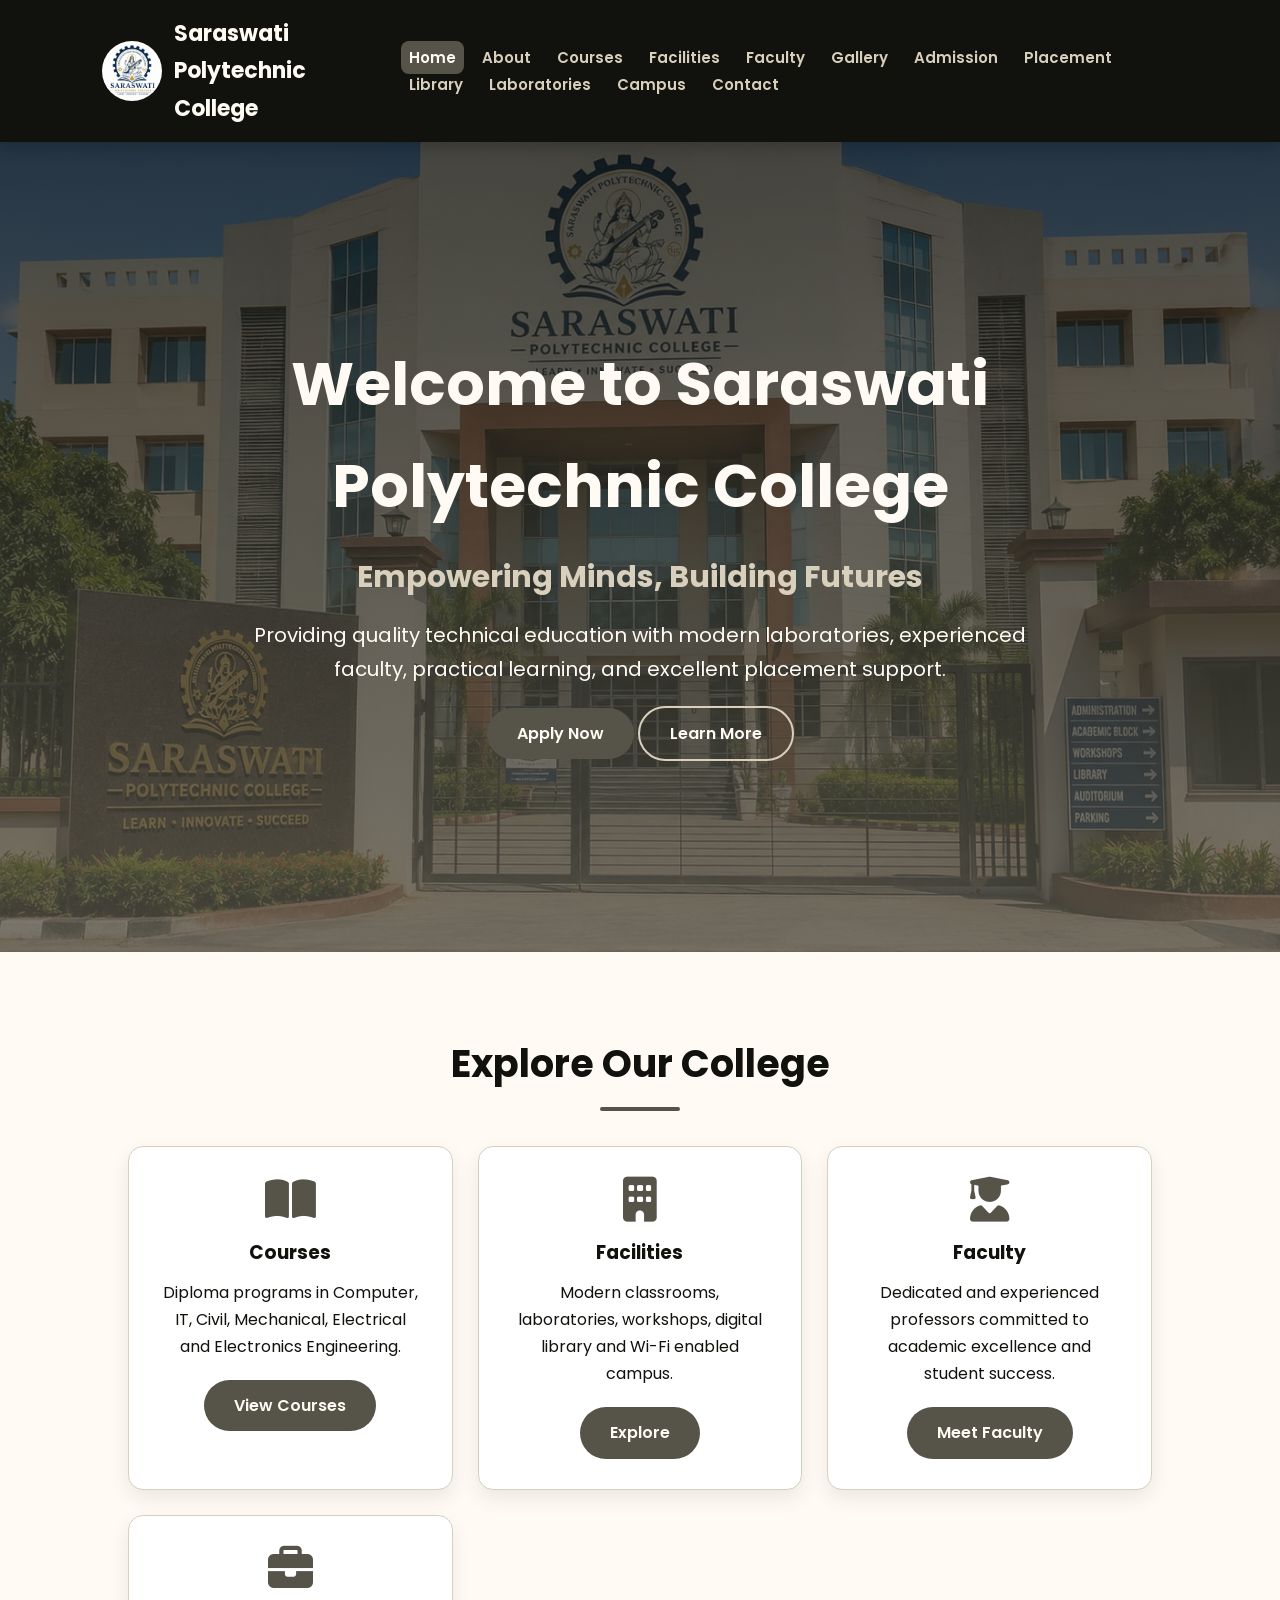
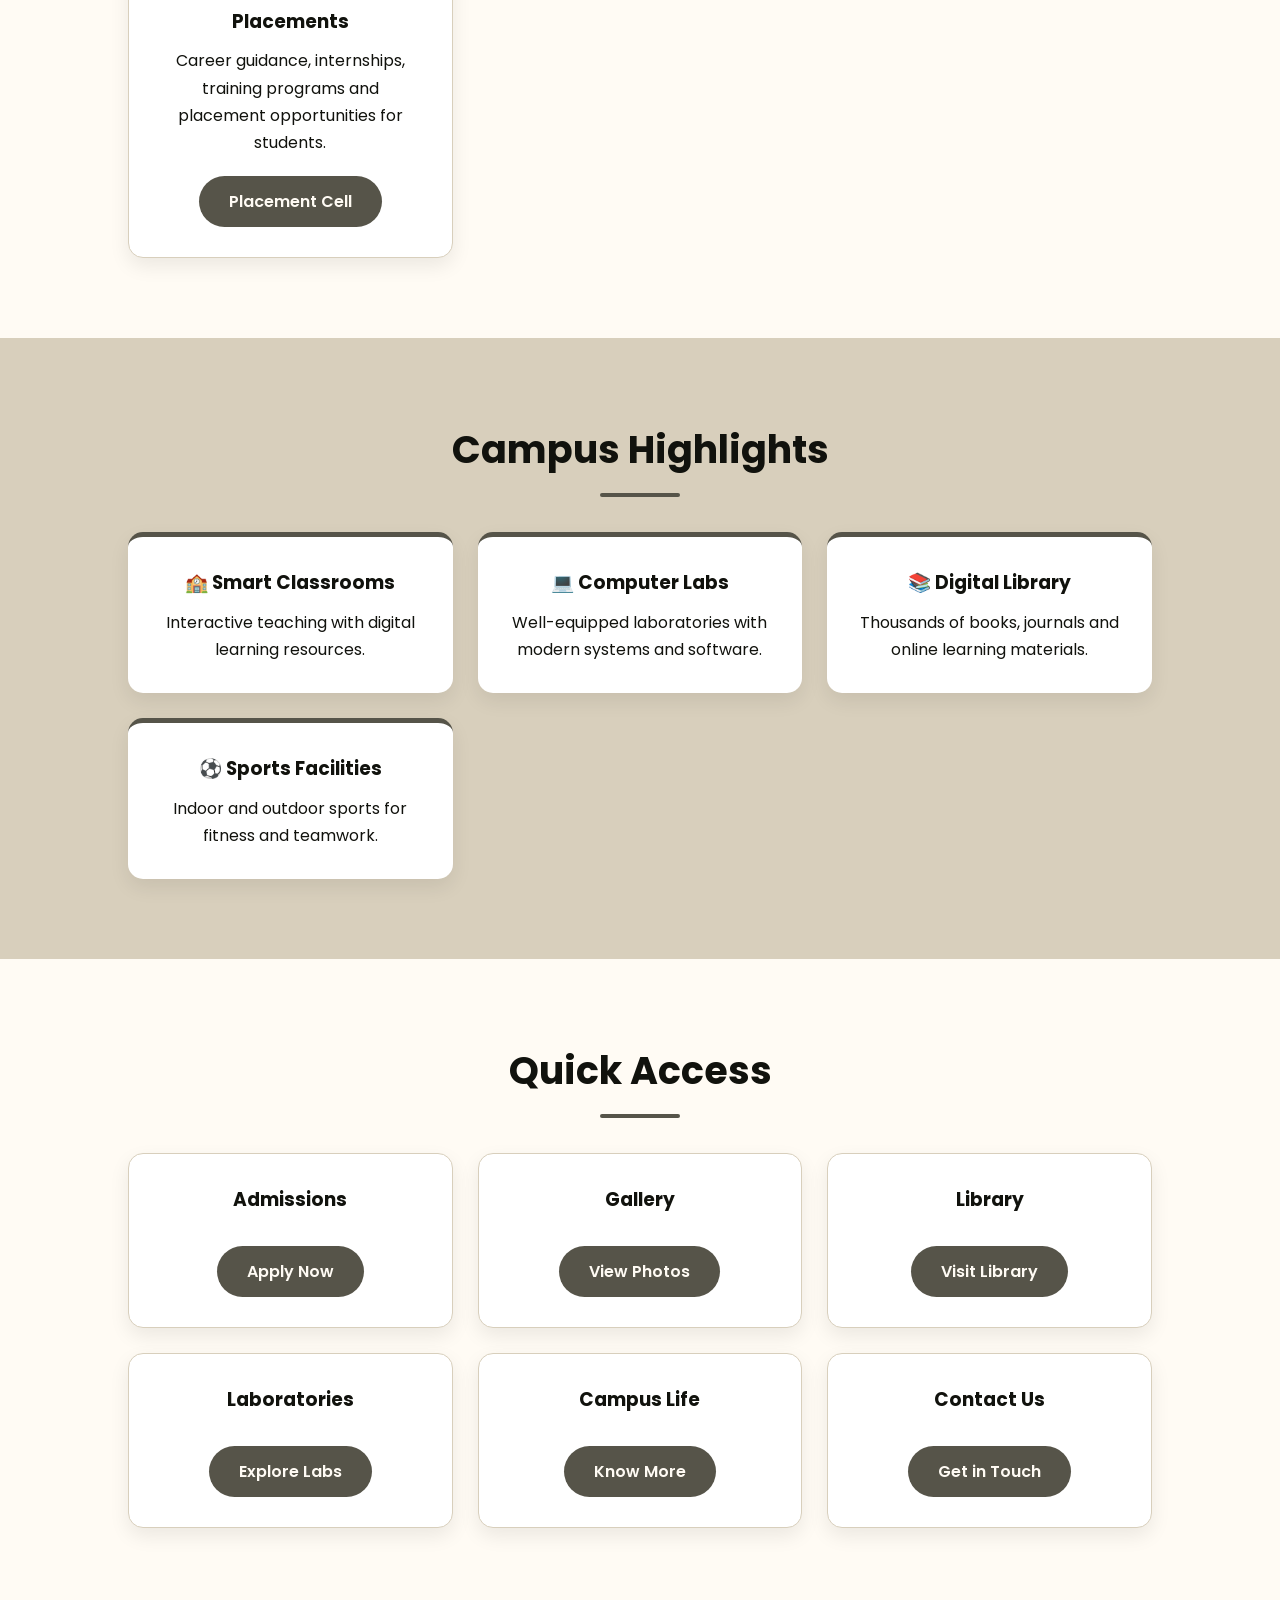
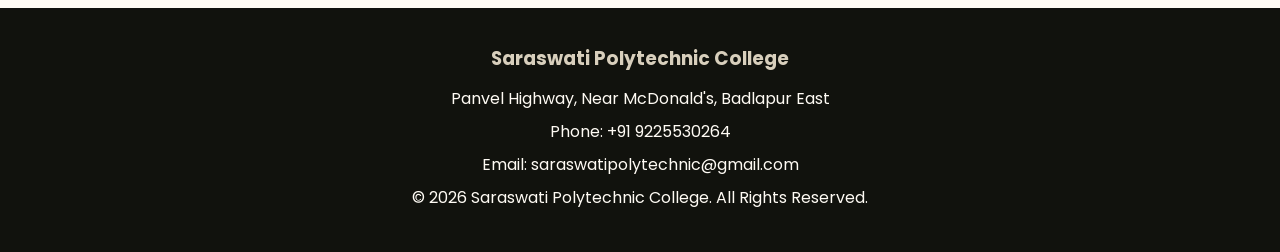
<file: index.html>
<!DOCTYPE html>
<html lang="en">
<head>
    <meta charset="UTF-8">
    <meta name="viewport" content="width=device-width, initial-scale=1.0">
    <title>Saraswati Polytechnic College</title>

    <link rel="stylesheet" href="style.css">

    <link rel="stylesheet"
    href="https://cdnjs.cloudflare.com/ajax/libs/font-awesome/6.5.1/css/all.min.css">
</head>

<body>

<header>

<nav class="navbar">

<div class="logo-section">
    <img src="logo.png" alt="College Logo">
    <h2>Saraswati Polytechnic College</h2>
</div>

<ul class="nav-links">
    <li><a href="index.html" class="active">Home</a></li>
    <li><a href="about.html">About</a></li>
    <li><a href="courses.html">Courses</a></li>
    <li><a href="facilities.html">Facilities</a></li>
    <li><a href="faculty.html">Faculty</a></li>
    <li><a href="gallery.html">Gallery</a></li>
    <li><a href="admission.html">Admission</a></li>
    <li><a href="placement.html">Placement</a></li>
    <li><a href="library.html">Library</a></li>
    <li><a href="laboratories.html">Laboratories</a></li>
    <li><a href="campus-life.html">Campus </a></li>
    <li><a href="contact.html">Contact</a></li>
</ul>

</nav>

</header>

<section class="hero">
    <div class="hero-content">
        <h1>Welcome to Saraswati Polytechnic College</h1>
        <h3>Empowering Minds, Building Futures</h3>
        <p>
            Providing quality technical education with modern laboratories,
            experienced faculty, practical learning, and excellent placement support.
        </p>

        <a href="admission.html" class="btn">Apply Now</a>
        <a href="about.html" class="btn btn-outline">Learn More</a>
    </div>
</section>

<section>

<h2>Explore Our College</h2>

<div class="course-container">

<div class="course-card">
<i class="fas fa-book-open"></i>
<h3>Courses</h3>
<p>
Diploma programs in Computer, IT, Civil, Mechanical,
Electrical and Electronics Engineering.
</p>
<a href="courses.html" class="btn">View Courses</a>
</div>

<div class="course-card">
<i class="fas fa-building"></i>
<h3>Facilities</h3>
<p>
Modern classrooms, laboratories, workshops,
digital library and Wi-Fi enabled campus.
</p>
<a href="facilities.html" class="btn">Explore</a>
</div>

<div class="course-card">
<i class="fas fa-user-graduate"></i>
<h3>Faculty</h3>
<p>
Dedicated and experienced professors committed
to academic excellence and student success.
</p>
<a href="faculty.html" class="btn">Meet Faculty</a>
</div>

<div class="course-card">
<i class="fas fa-briefcase"></i>
<h3>Placements</h3>
<p>
Career guidance, internships, training programs
and placement opportunities for students.
</p>
<a href="placement.html" class="btn">Placement Cell</a>
</div>

</div>

</section>

<section class="facilities">

<h2>Campus Highlights</h2>

<div class="facility-grid">

<div class="facility-card">
<h3>🏫 Smart Classrooms</h3>
<p>Interactive teaching with digital learning resources.</p>
</div>

<div class="facility-card">
<h3>💻 Computer Labs</h3>
<p>Well-equipped laboratories with modern systems and software.</p>
</div>

<div class="facility-card">
<h3>📚 Digital Library</h3>
<p>Thousands of books, journals and online learning materials.</p>
</div>

<div class="facility-card">
<h3>⚽ Sports Facilities</h3>
<p>Indoor and outdoor sports for fitness and teamwork.</p>
</div>

</div>

</section>

<section>

<h2>Quick Access</h2>

<div class="course-container">

<div class="course-card">
<h3>Admissions</h3>
<a href="admission.html" class="btn">Apply Now</a>
</div>

<div class="course-card">
<h3>Gallery</h3>
<a href="gallery.html" class="btn">View Photos</a>
</div>

<div class="course-card">
<h3>Library</h3>
<a href="library.html" class="btn">Visit Library</a>
</div>

<div class="course-card">
<h3>Laboratories</h3>
<a href="laboratories.html" class="btn">Explore Labs</a>
</div>

<div class="course-card">
<h3>Campus Life</h3>
<a href="campus.html" class="btn">Know More</a>
</div>

<div class="course-card">
<h3>Contact Us</h3>
<a href="contact.html" class="btn">Get in Touch</a>
</div>

</div>

</section>

<footer>

<h3>Saraswati Polytechnic College</h3>

<p>Panvel Highway, Near McDonald's, Badlapur East</p>

<p>Phone: +91 9225530264</p>

<p>Email: saraswatipolytechnic@gmail.com</p>

<p>© 2026 Saraswati Polytechnic College. All Rights Reserved.</p>

</footer>

</body>
</html>
</file>
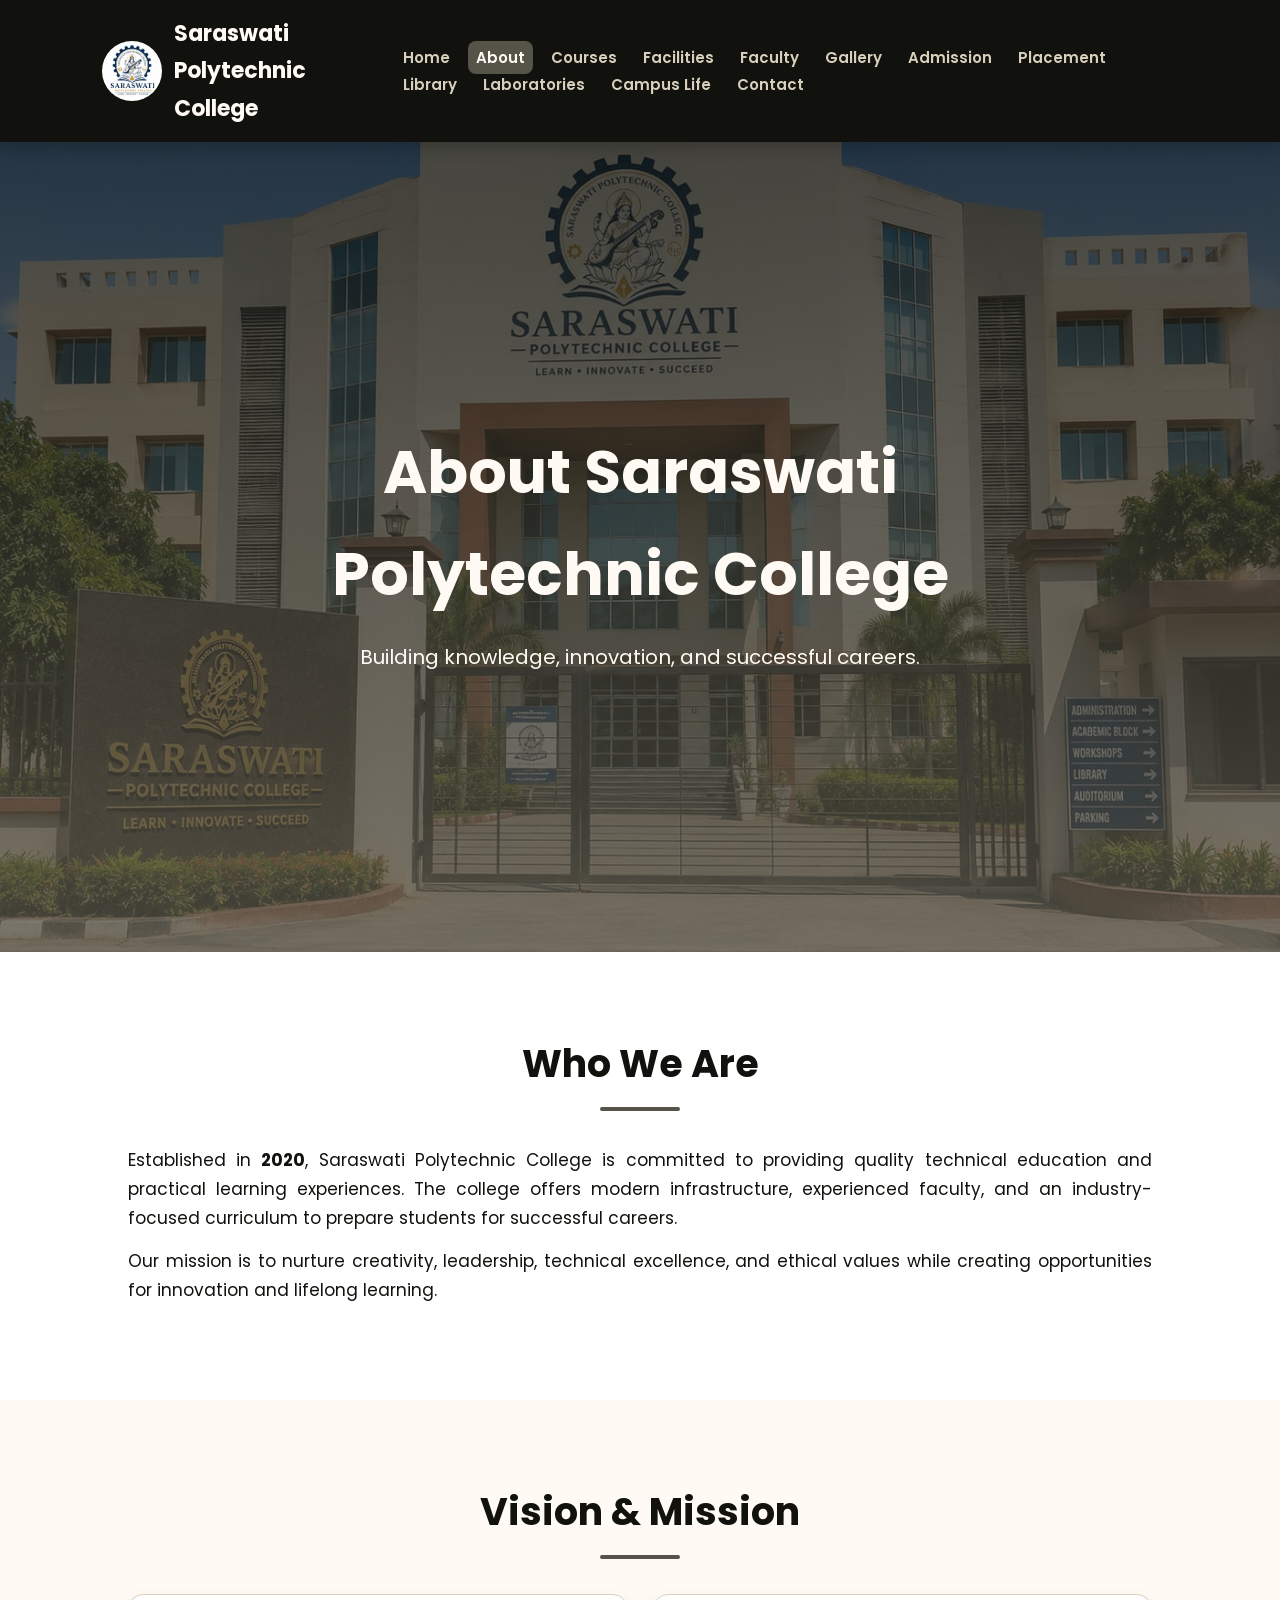
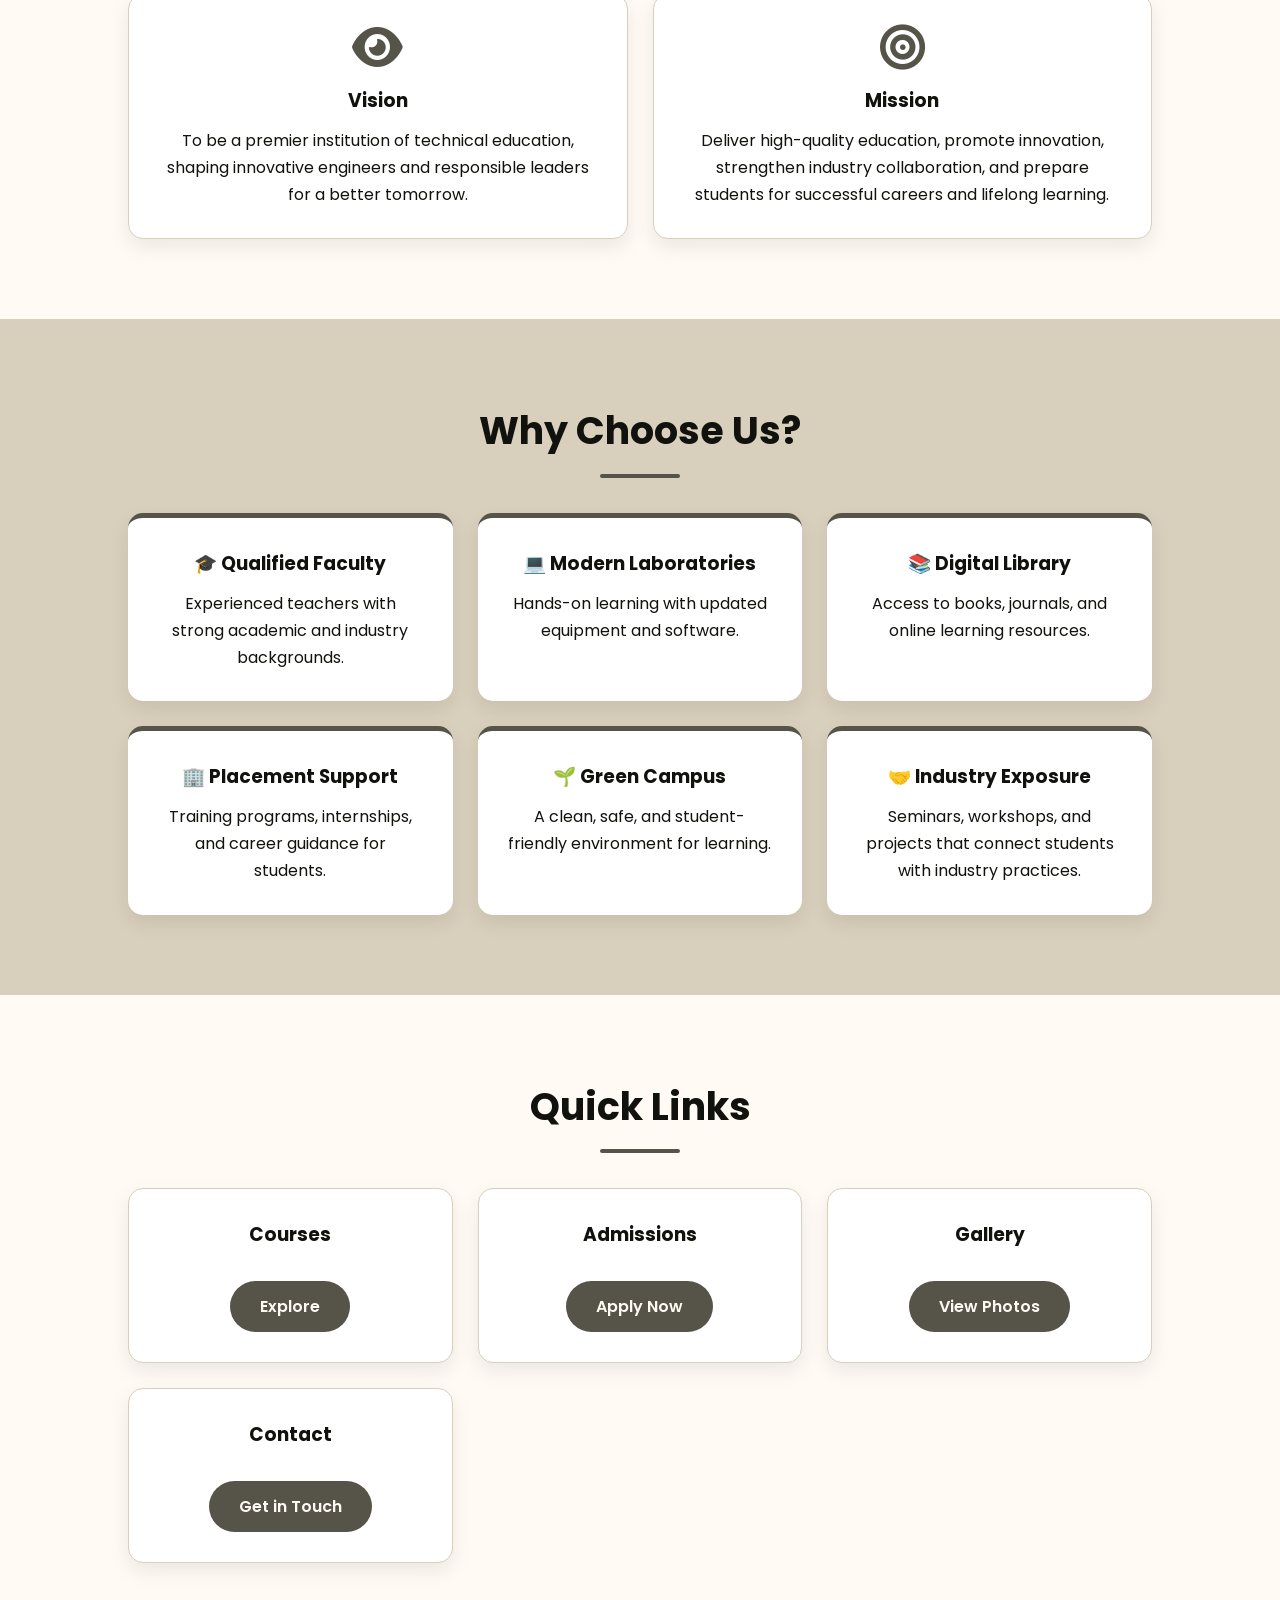
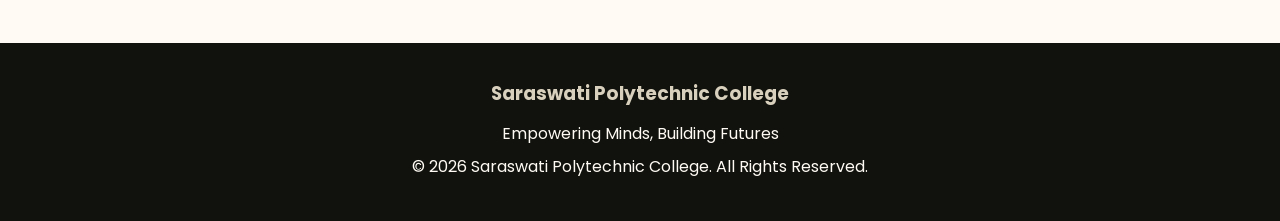
<file: about.html>
<!DOCTYPE html>
<html lang="en">
<head>
    <meta charset="UTF-8">
    <meta name="viewport" content="width=device-width, initial-scale=1.0">
    <title>About Us - Saraswati Polytechnic College</title>

    <link rel="stylesheet" href="style.css">
    <link rel="stylesheet"
    href="https://cdnjs.cloudflare.com/ajax/libs/font-awesome/6.5.1/css/all.min.css">
</head>

<body>

<header>
    <nav class="navbar">
        <div class="logo-section">
            <img src="logo.png" alt="College Logo">
            <h2>Saraswati Polytechnic College</h2>
        </div>

        <ul class="nav-links">
            <li><a href="index.html">Home</a></li>
            <li><a href="about.html" class="active">About</a></li>
            <li><a href="courses.html">Courses</a></li>
            <li><a href="facilities.html">Facilities</a></li>
            <li><a href="faculty.html">Faculty</a></li>
            <li><a href="gallery.html">Gallery</a></li>
            <li><a href="admission.html">Admission</a></li>
            <li><a href="placement.html">Placement</a></li>
            <li><a href="library.html">Library</a></li>
            <li><a href="laboratories.html">Laboratories</a></li>
            <li><a href="campus-life.html">Campus Life</a></li>
            <li><a href="contact.html">Contact</a></li>
        </ul>
    </nav>
</header>

<section class="hero">
    <div class="hero-content">
        <h1>About Saraswati Polytechnic College</h1>
        <p>Building knowledge, innovation, and successful careers.</p>
    </div>
</section>

<section class="welcome">
    <div class="container">
        <h2>Who We Are</h2>

        <p>
            Established in <strong>2020</strong>, Saraswati Polytechnic College is committed
            to providing quality technical education and practical learning experiences.
            The college offers modern infrastructure, experienced faculty, and an
            industry-focused curriculum to prepare students for successful careers.
        </p>

        <p>
            Our mission is to nurture creativity, leadership, technical excellence,
            and ethical values while creating opportunities for innovation and
            lifelong learning.
        </p>
    </div>
</section>

<section>
    <h2>Vision & Mission</h2>

    <div class="course-container">

        <div class="course-card">
            <i class="fas fa-eye"></i>
            <h3>Vision</h3>
            <p>
                To be a premier institution of technical education,
                shaping innovative engineers and responsible leaders
                for a better tomorrow.
            </p>
        </div>

        <div class="course-card">
            <i class="fas fa-bullseye"></i>
            <h3>Mission</h3>
            <p>
                Deliver high-quality education, promote innovation,
                strengthen industry collaboration, and prepare students
                for successful careers and lifelong learning.
            </p>
        </div>

    </div>
</section>

<section class="facilities">
    <h2>Why Choose Us?</h2>

    <div class="facility-grid">

        <div class="facility-card">
            <h3>🎓 Qualified Faculty</h3>
            <p>Experienced teachers with strong academic and industry backgrounds.</p>
        </div>

        <div class="facility-card">
            <h3>💻 Modern Laboratories</h3>
            <p>Hands-on learning with updated equipment and software.</p>
        </div>

        <div class="facility-card">
            <h3>📚 Digital Library</h3>
            <p>Access to books, journals, and online learning resources.</p>
        </div>

        <div class="facility-card">
            <h3>🏢 Placement Support</h3>
            <p>Training programs, internships, and career guidance for students.</p>
        </div>

        <div class="facility-card">
            <h3>🌱 Green Campus</h3>
            <p>A clean, safe, and student-friendly environment for learning.</p>
        </div>

        <div class="facility-card">
            <h3>🤝 Industry Exposure</h3>
            <p>Seminars, workshops, and projects that connect students with industry practices.</p>
        </div>

    </div>
</section>

<section>
    <h2>Quick Links</h2>

    <div class="course-container">

        <div class="course-card">
            <h3>Courses</h3>
            <a href="courses.html" class="btn">Explore</a>
        </div>

        <div class="course-card">
            <h3>Admissions</h3>
            <a href="admission.html" class="btn">Apply Now</a>
        </div>

        <div class="course-card">
            <h3>Gallery</h3>
            <a href="gallery.html" class="btn">View Photos</a>
        </div>

        <div class="course-card">
            <h3>Contact</h3>
            <a href="contact.html" class="btn">Get in Touch</a>
        </div>

    </div>
</section>

<footer>
    <h3>Saraswati Polytechnic College</h3>
    <p>Empowering Minds, Building Futures</p>
    <p>© 2026 Saraswati Polytechnic College. All Rights Reserved.</p>
</footer>

</body>
</html>
</file>
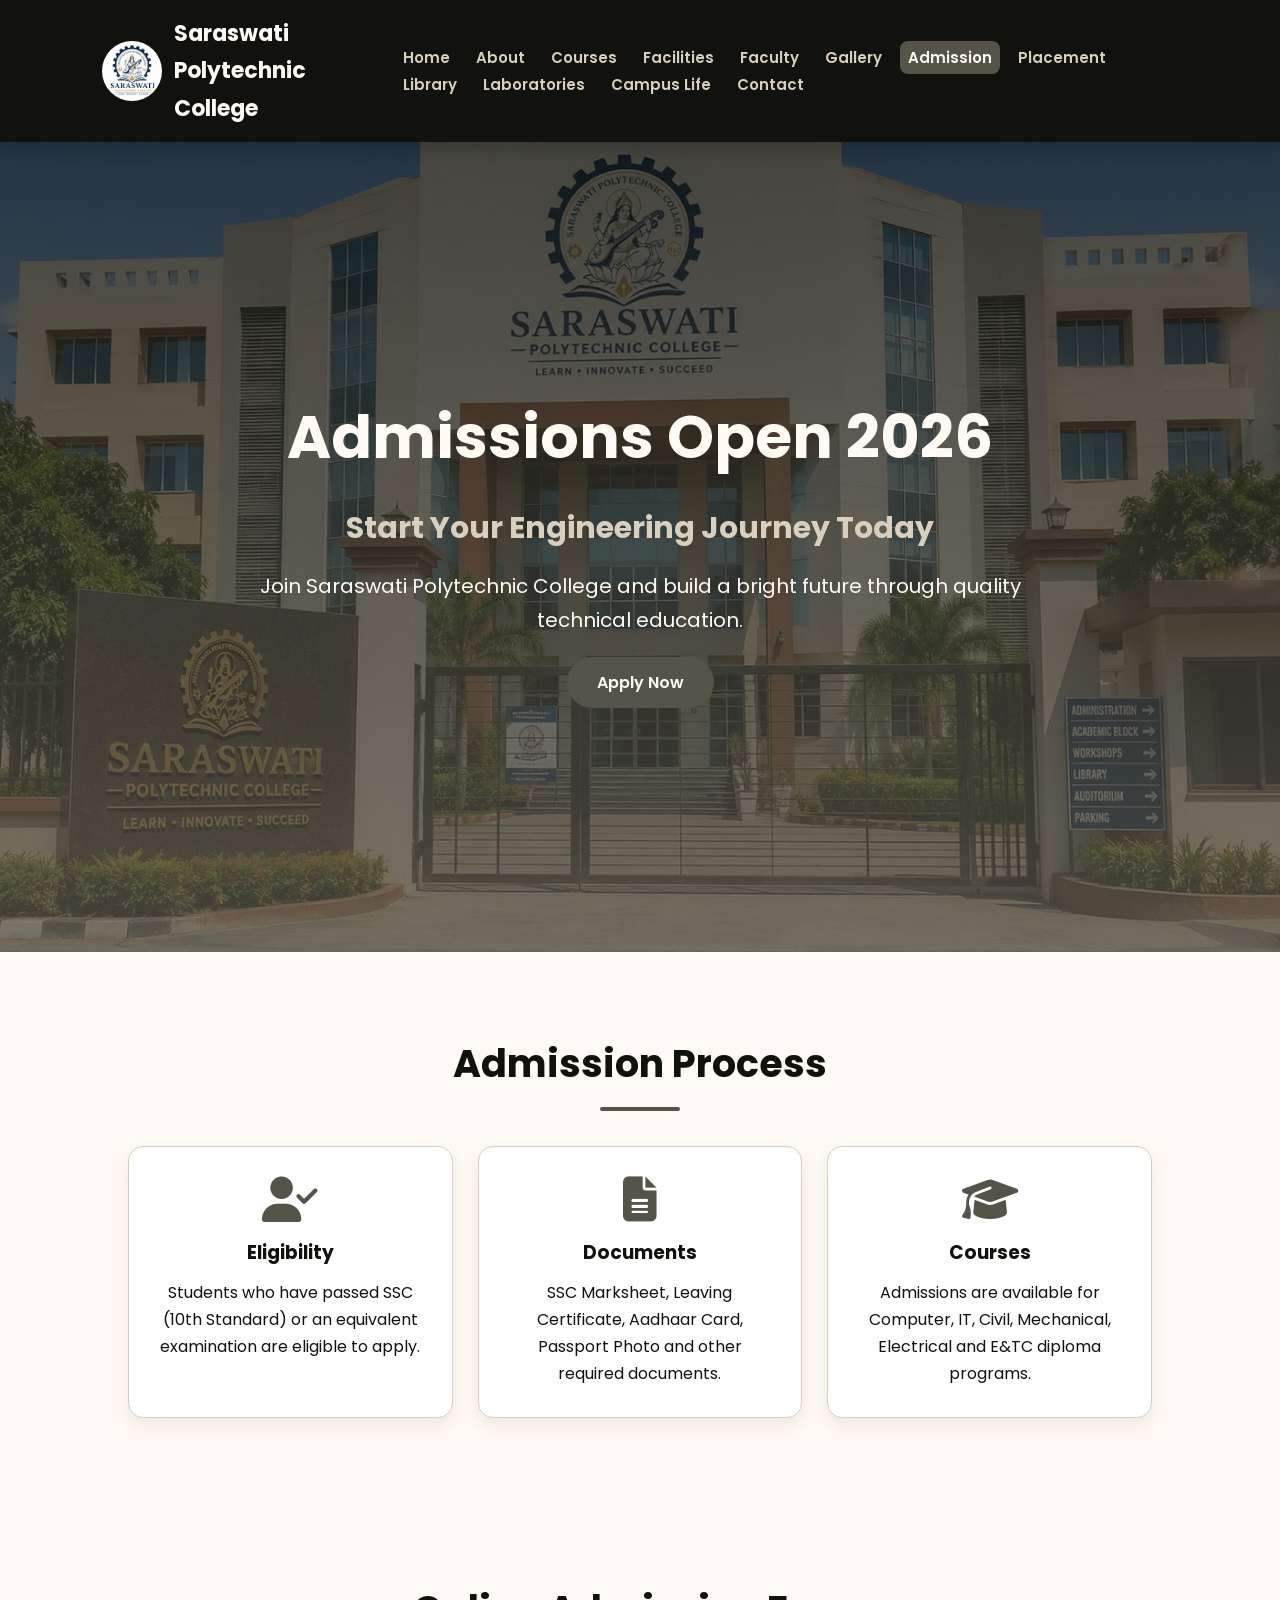
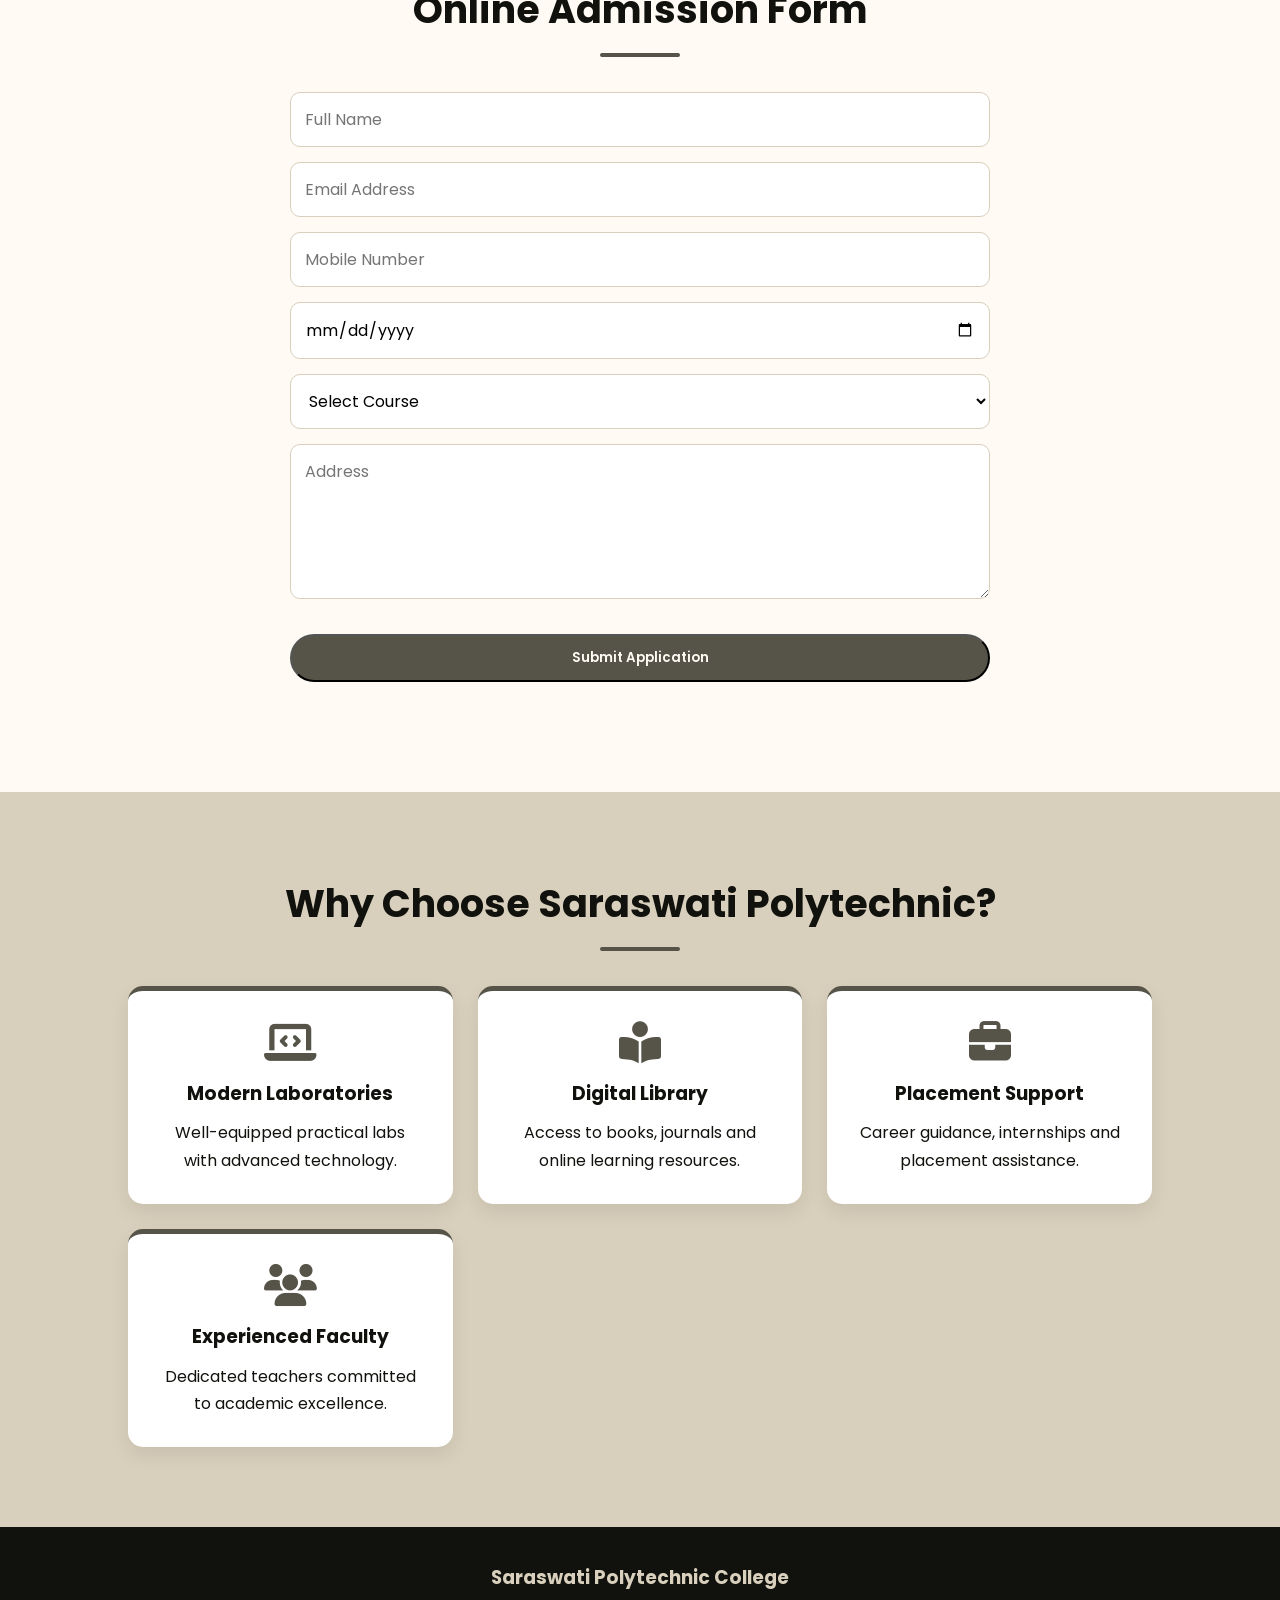
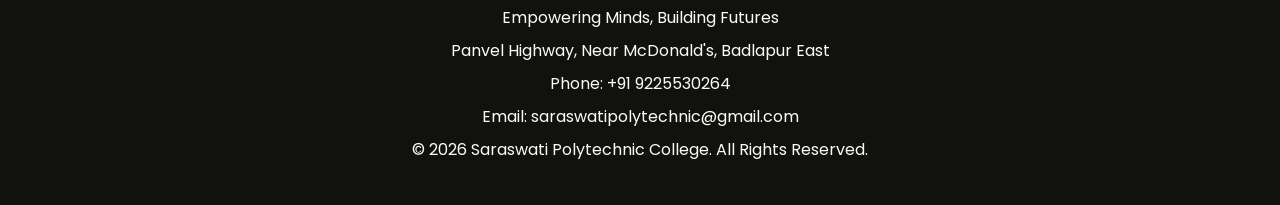
<file: admission.html>
<!DOCTYPE html>
<html lang="en">
<head>
<meta charset="UTF-8">
<meta name="viewport" content="width=device-width, initial-scale=1.0">

<title>Admission - Saraswati Polytechnic College</title>

<link rel="stylesheet" href="style.css">
<link rel="stylesheet"
href="https://cdnjs.cloudflare.com/ajax/libs/font-awesome/6.5.1/css/all.min.css">

</head>
<body>


<header>

<nav class="navbar">

<div class="logo-section">
<img src="logo.png" alt="Logo">
<h2>Saraswati Polytechnic College</h2>
</div>

<ul class="nav-links">
<li><a href="index.html">Home</a></li>
<li><a href="about.html">About</a></li>
<li><a href="courses.html">Courses</a></li>
<li><a href="facilities.html">Facilities</a></li>
<li><a href="faculty.html">Faculty</a></li>
<li><a href="gallery.html">Gallery</a></li>
<li><a href="admission.html" class="active">Admission</a></li>
<li><a href="placement.html">Placement</a></li>
<li><a href="library.html">Library</a></li>
<li><a href="laboratories.html">Laboratories</a></li>
<li><a href="campus-life.html">Campus Life</a></li>
<li><a href="contact.html">Contact</a></li>
</ul>

</nav>

</header>



<section class="hero">

<div class="hero-content">

<h1>Admissions Open 2026</h1>

<h3>Start Your Engineering Journey Today</h3>

<p>Join Saraswati Polytechnic College and build a bright future through quality technical education.</p>

<a href="#apply" class="btn">Apply Now</a>

</div>

</section>


<section>

<h2>Admission Process</h2>

<div class="course-container">

<div class="course-card">
<i class="fas fa-user-check"></i>
<h3>Eligibility</h3>
<p>Students who have passed SSC (10th Standard) or an equivalent examination are eligible to apply.</p>
</div>

<div class="course-card">
<i class="fas fa-file-alt"></i>
<h3>Documents</h3>
<p>SSC Marksheet, Leaving Certificate, Aadhaar Card, Passport Photo and other required documents.</p>
</div>

<div class="course-card">
<i class="fas fa-graduation-cap"></i>
<h3>Courses</h3>
<p>Admissions are available for Computer, IT, Civil, Mechanical, Electrical and E&TC diploma programs.</p>
</div>

</div>

</section>



<section id="apply">

<h2>Online Admission Form</h2>

<form class="admission-form">

<input type="text" placeholder="Full Name" required>

<input type="email" placeholder="Email Address" required>

<input type="tel" placeholder="Mobile Number" required>

<input type="date" required>

<select required>
<option value="">Select Course</option>
<option>Computer Engineering</option>
<option>Information Technology</option>
<option>Mechanical Engineering</option>
<option>Civil Engineering</option>
<option>Electrical Engineering</option>
<option>Electronics & Telecommunication</option>
</select>

<textarea rows="5" placeholder="Address"></textarea>

<button type="submit" class="btn">
Submit Application
</button>

</form>

</section>


<section class="facilities">

<h2>Why Choose Saraswati Polytechnic?</h2>

<div class="facility-grid">

<div class="facility-card">
<i class="fas fa-laptop-code"></i>
<h3>Modern Laboratories</h3>
<p>Well-equipped practical labs with advanced technology.</p>
</div>

<div class="facility-card">
<i class="fas fa-book-reader"></i>
<h3>Digital Library</h3>
<p>Access to books, journals and online learning resources.</p>
</div>

<div class="facility-card">
<i class="fas fa-briefcase"></i>
<h3>Placement Support</h3>
<p>Career guidance, internships and placement assistance.</p>
</div>

<div class="facility-card">
<i class="fas fa-users"></i>
<h3>Experienced Faculty</h3>
<p>Dedicated teachers committed to academic excellence.</p>
</div>

</div>

</section>


<footer>

<h3>Saraswati Polytechnic College</h3>

<p>Empowering Minds, Building Futures</p>

<p>Panvel Highway, Near McDonald's, Badlapur East</p>

<p>Phone: +91 9225530264</p>

<p>Email: saraswatipolytechnic@gmail.com</p>

<p>© 2026 Saraswati Polytechnic College. All Rights Reserved.</p>

</footer>

</body>
</html>
</file>
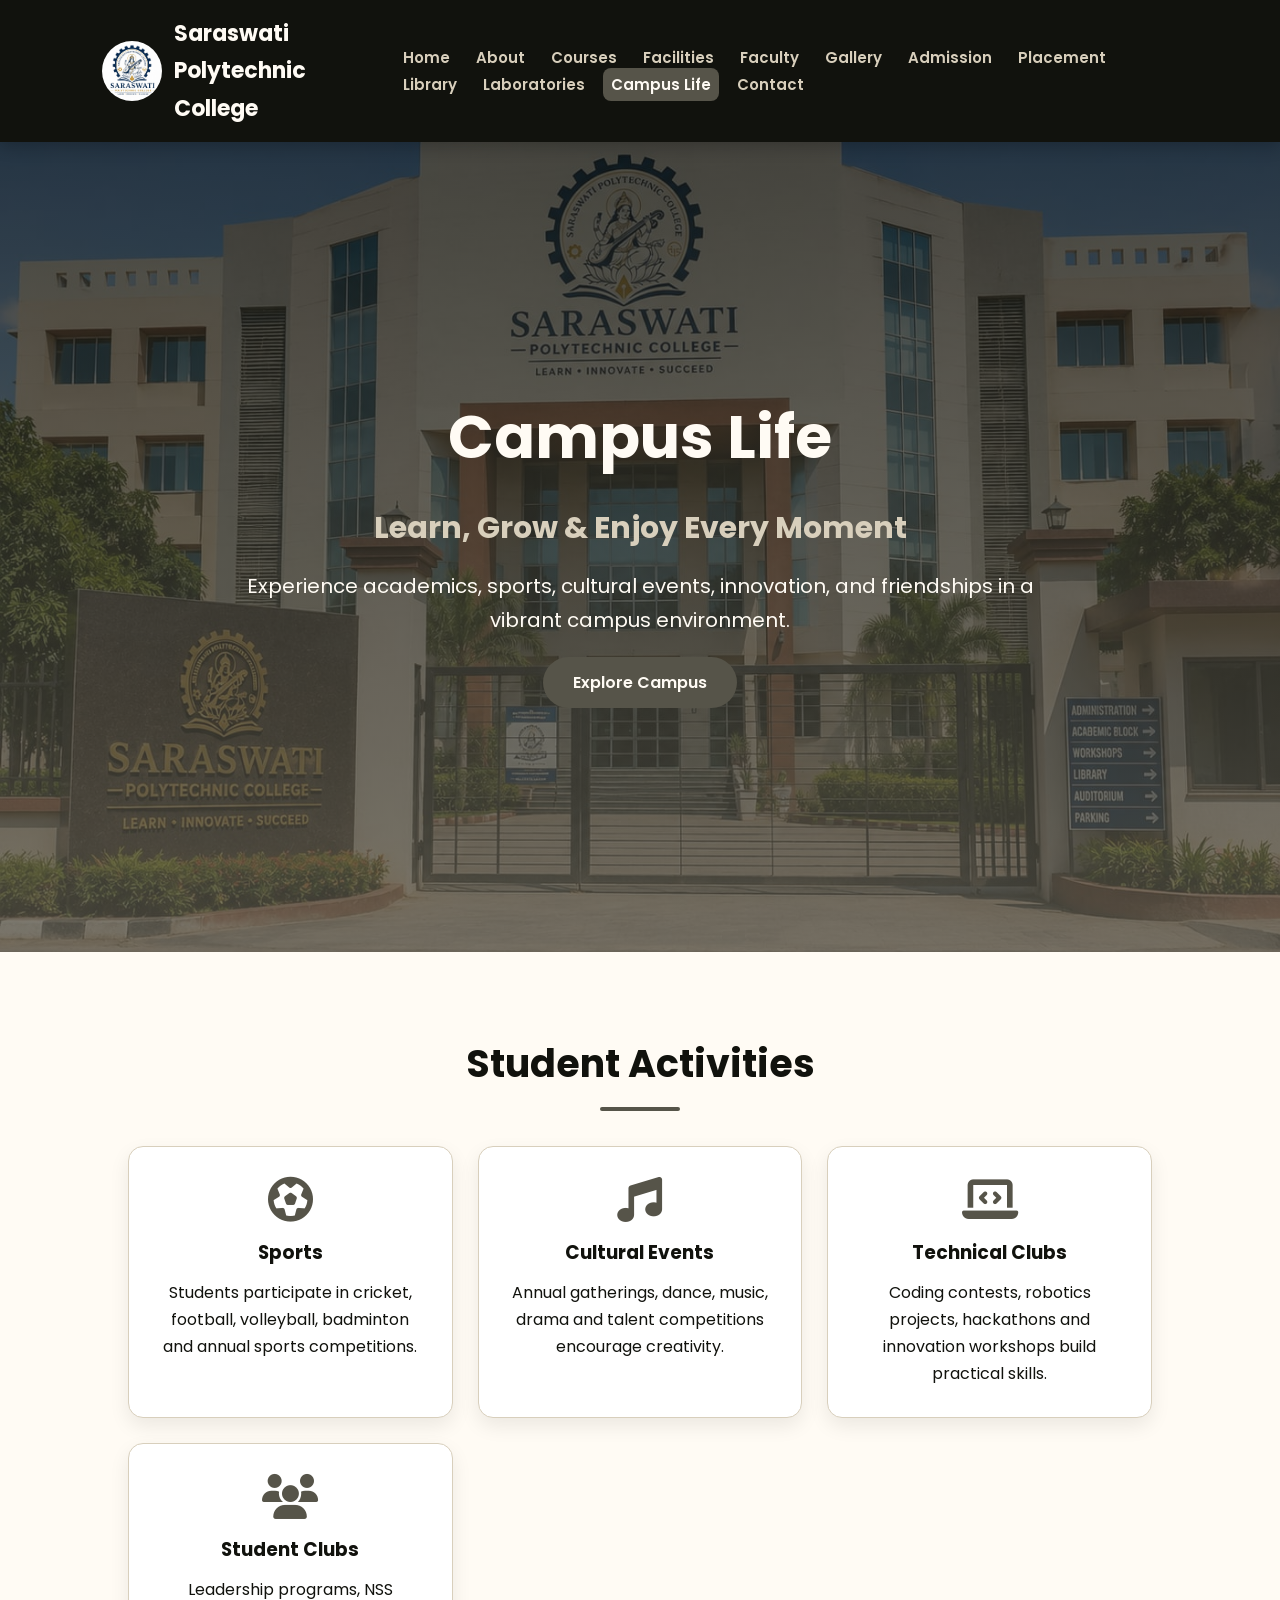
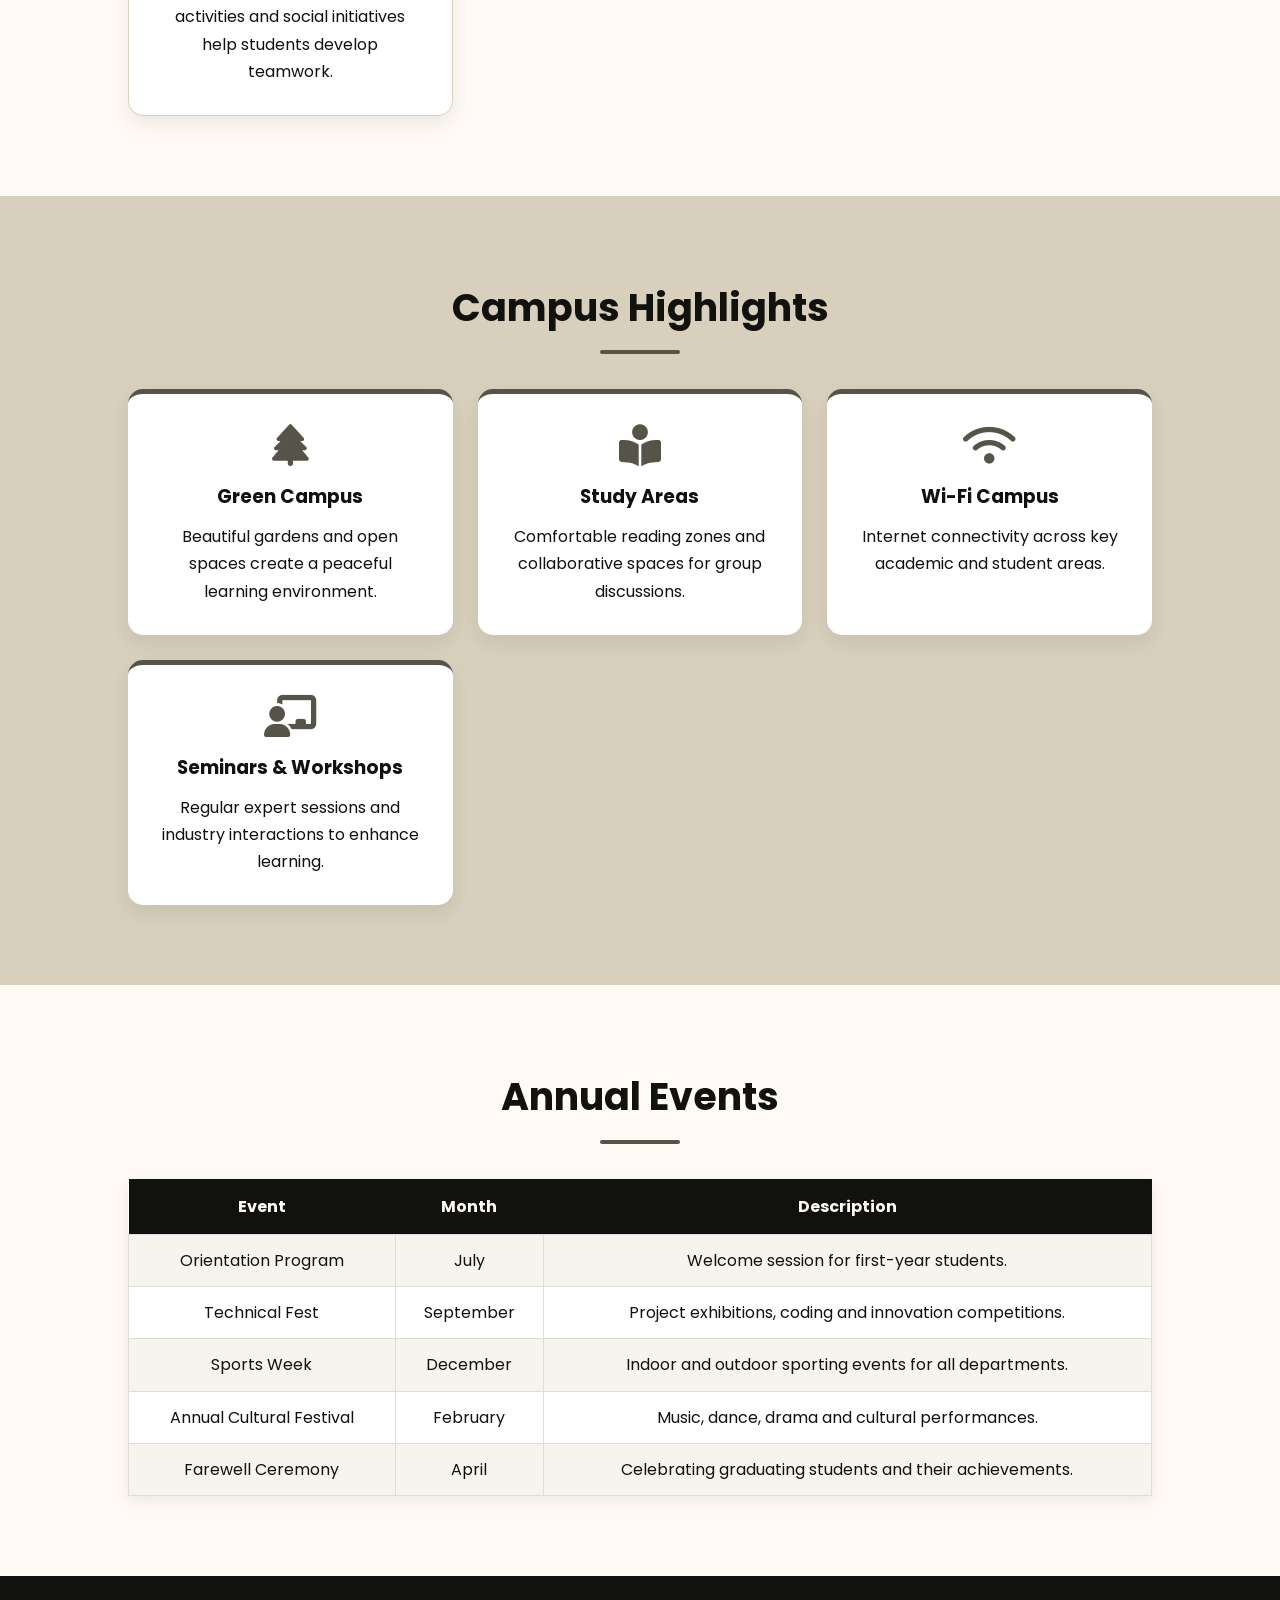
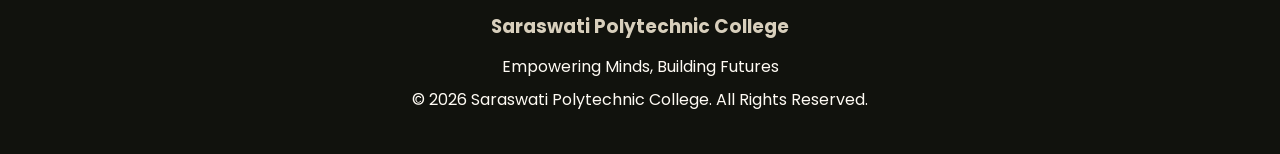
<file: campus-life.html>
<!DOCTYPE html>
<html lang="en">
<head>
<meta charset="UTF-8">
<meta name="viewport" content="width=device-width, initial-scale=1.0">
<title>Campus Life - Saraswati Polytechnic College</title>

<link rel="stylesheet" href="style.css">
<link rel="stylesheet" href="https://cdnjs.cloudflare.com/ajax/libs/font-awesome/6.5.1/css/all.min.css">
</head>

<body>

<header>
    <nav class="navbar">
        <div class="logo-section">
            <img src="logo.png" alt="Logo">
            <h2>Saraswati Polytechnic College</h2>
        </div>

        <ul class="nav-links">
            <li><a href="index.html">Home</a></li>
            <li><a href="about.html">About</a></li>
            <li><a href="courses.html">Courses</a></li>
            <li><a href="facilities.html">Facilities</a></li>
            <li><a href="faculty.html">Faculty</a></li>
            <li><a href="gallery.html">Gallery</a></li>
            <li><a href="admission.html">Admission</a></li>
            <li><a href="placement.html">Placement</a></li>
            <li><a href="library.html">Library</a></li>
            <li><a href="laboratories.html">Laboratories</a></li>
            <li><a href="campus-life.html" class="active">Campus Life</a></li>
            <li><a href="contact.html">Contact</a></li>
        </ul>
    </nav>
</header>

<section class="hero">
    <div class="hero-content">
        <h1>Campus Life</h1>
        <h3>Learn, Grow & Enjoy Every Moment</h3>
        <p>Experience academics, sports, cultural events, innovation, and friendships in a vibrant campus environment.</p>

        <a href="#activities" class="btn">Explore Campus</a>
    </div>
</section>

<section id="activities">
    <h2>Student Activities</h2>

    <div class="course-container">

        <div class="course-card">
            <i class="fas fa-futbol"></i>
            <h3>Sports</h3>
            <p>Students participate in cricket, football, volleyball, badminton and annual sports competitions.</p>
        </div>

        <div class="course-card">
            <i class="fas fa-music"></i>
            <h3>Cultural Events</h3>
            <p>Annual gatherings, dance, music, drama and talent competitions encourage creativity.</p>
        </div>

        <div class="course-card">
            <i class="fas fa-laptop-code"></i>
            <h3>Technical Clubs</h3>
            <p>Coding contests, robotics projects, hackathons and innovation workshops build practical skills.</p>
        </div>

        <div class="course-card">
            <i class="fas fa-users"></i>
            <h3>Student Clubs</h3>
            <p>Leadership programs, NSS activities and social initiatives help students develop teamwork.</p>
        </div>

    </div>
</section>

<section class="facilities">
    <h2>Campus Highlights</h2>

    <div class="facility-grid">

        <div class="facility-card">
            <i class="fas fa-tree"></i>
            <h3>Green Campus</h3>
            <p>Beautiful gardens and open spaces create a peaceful learning environment.</p>
        </div>

        <div class="facility-card">
            <i class="fas fa-book-reader"></i>
            <h3>Study Areas</h3>
            <p>Comfortable reading zones and collaborative spaces for group discussions.</p>
        </div>

        <div class="facility-card">
            <i class="fas fa-wifi"></i>
            <h3>Wi-Fi Campus</h3>
            <p>Internet connectivity across key academic and student areas.</p>
        </div>

        <div class="facility-card">
            <i class="fas fa-chalkboard-teacher"></i>
            <h3>Seminars & Workshops</h3>
            <p>Regular expert sessions and industry interactions to enhance learning.</p>
        </div>

    </div>
</section>

<section>
    <h2>Annual Events</h2>

    <table>
        <tr>
            <th>Event</th>
            <th>Month</th>
            <th>Description</th>
        </tr>

        <tr>
            <td>Orientation Program</td>
            <td>July</td>
            <td>Welcome session for first-year students.</td>
        </tr>

        <tr>
            <td>Technical Fest</td>
            <td>September</td>
            <td>Project exhibitions, coding and innovation competitions.</td>
        </tr>

        <tr>
            <td>Sports Week</td>
            <td>December</td>
            <td>Indoor and outdoor sporting events for all departments.</td>
        </tr>

        <tr>
            <td>Annual Cultural Festival</td>
            <td>February</td>
            <td>Music, dance, drama and cultural performances.</td>
        </tr>

        <tr>
            <td>Farewell Ceremony</td>
            <td>April</td>
            <td>Celebrating graduating students and their achievements.</td>
        </tr>
    </table>
</section>

<footer>
    <h3>Saraswati Polytechnic College</h3>
    <p>Empowering Minds, Building Futures</p>
    <p>© 2026 Saraswati Polytechnic College. All Rights Reserved.</p>
</footer>

</body>
</html>
</file>
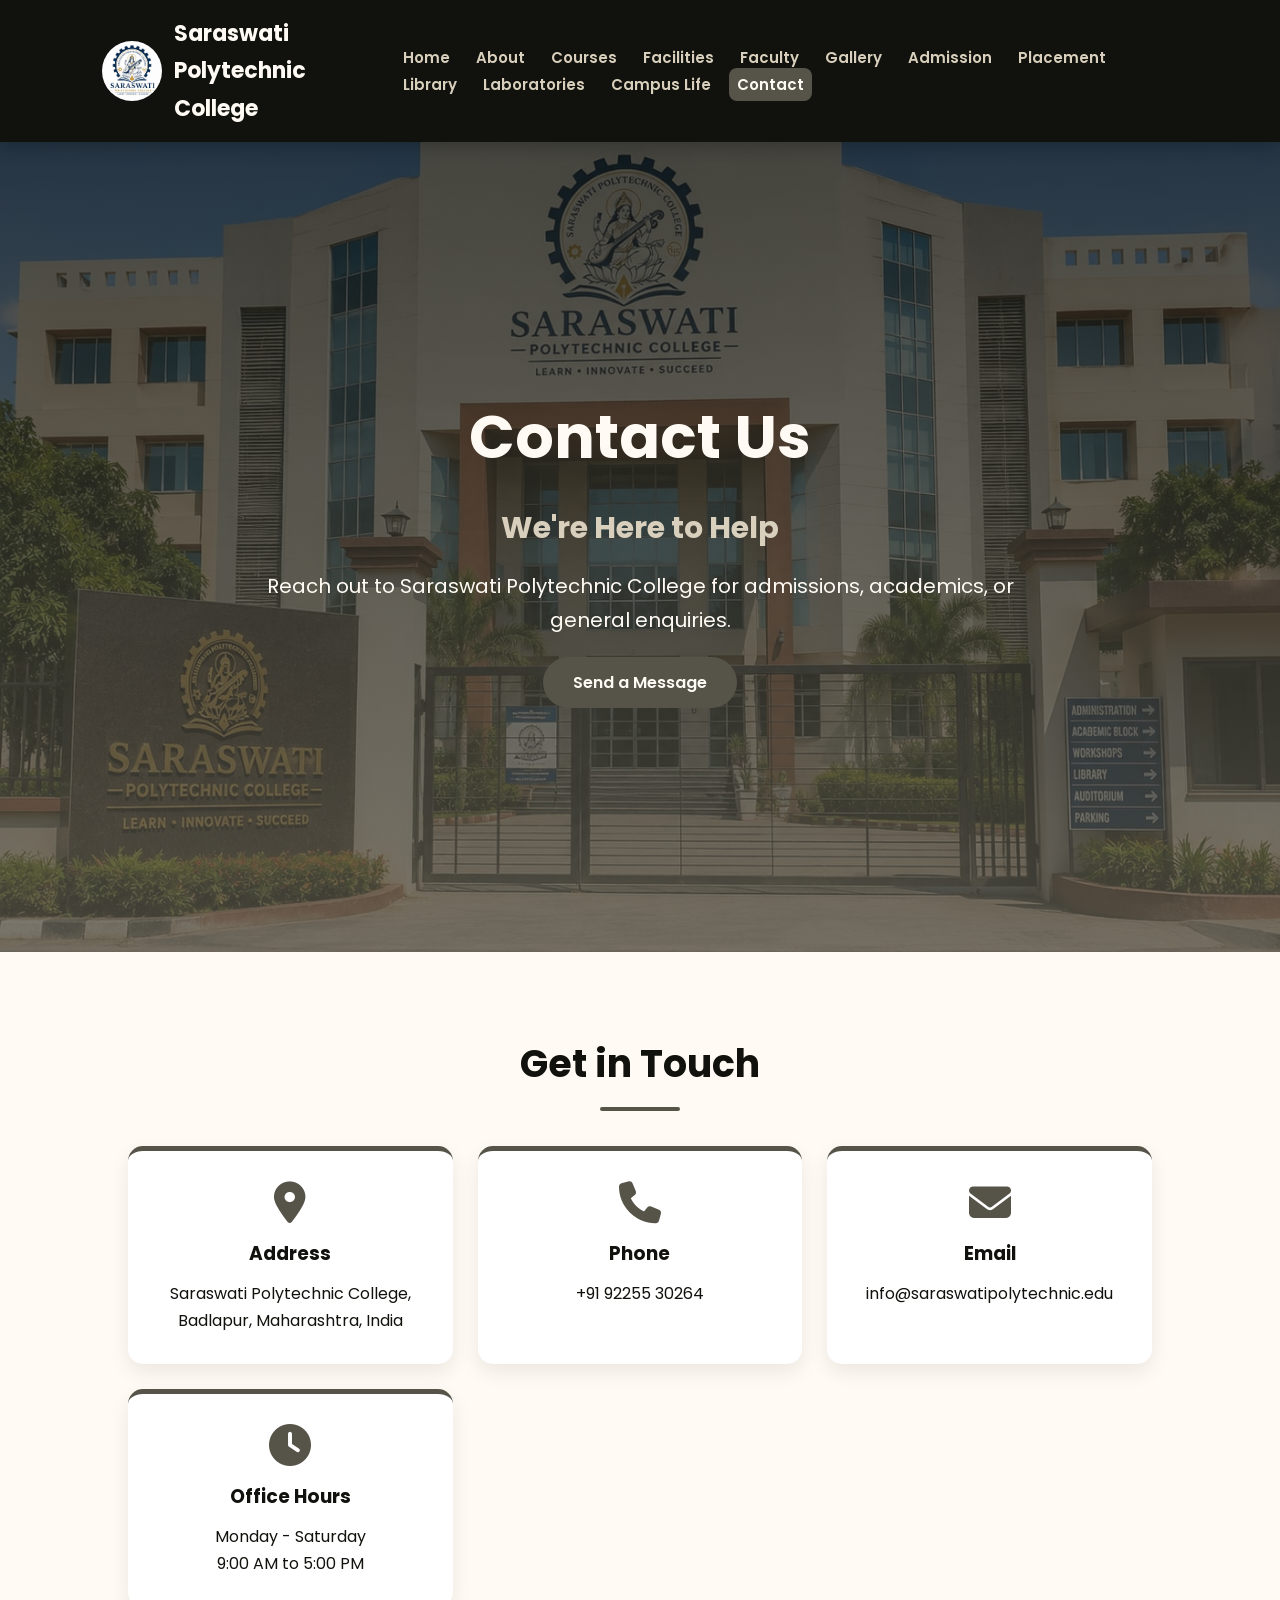
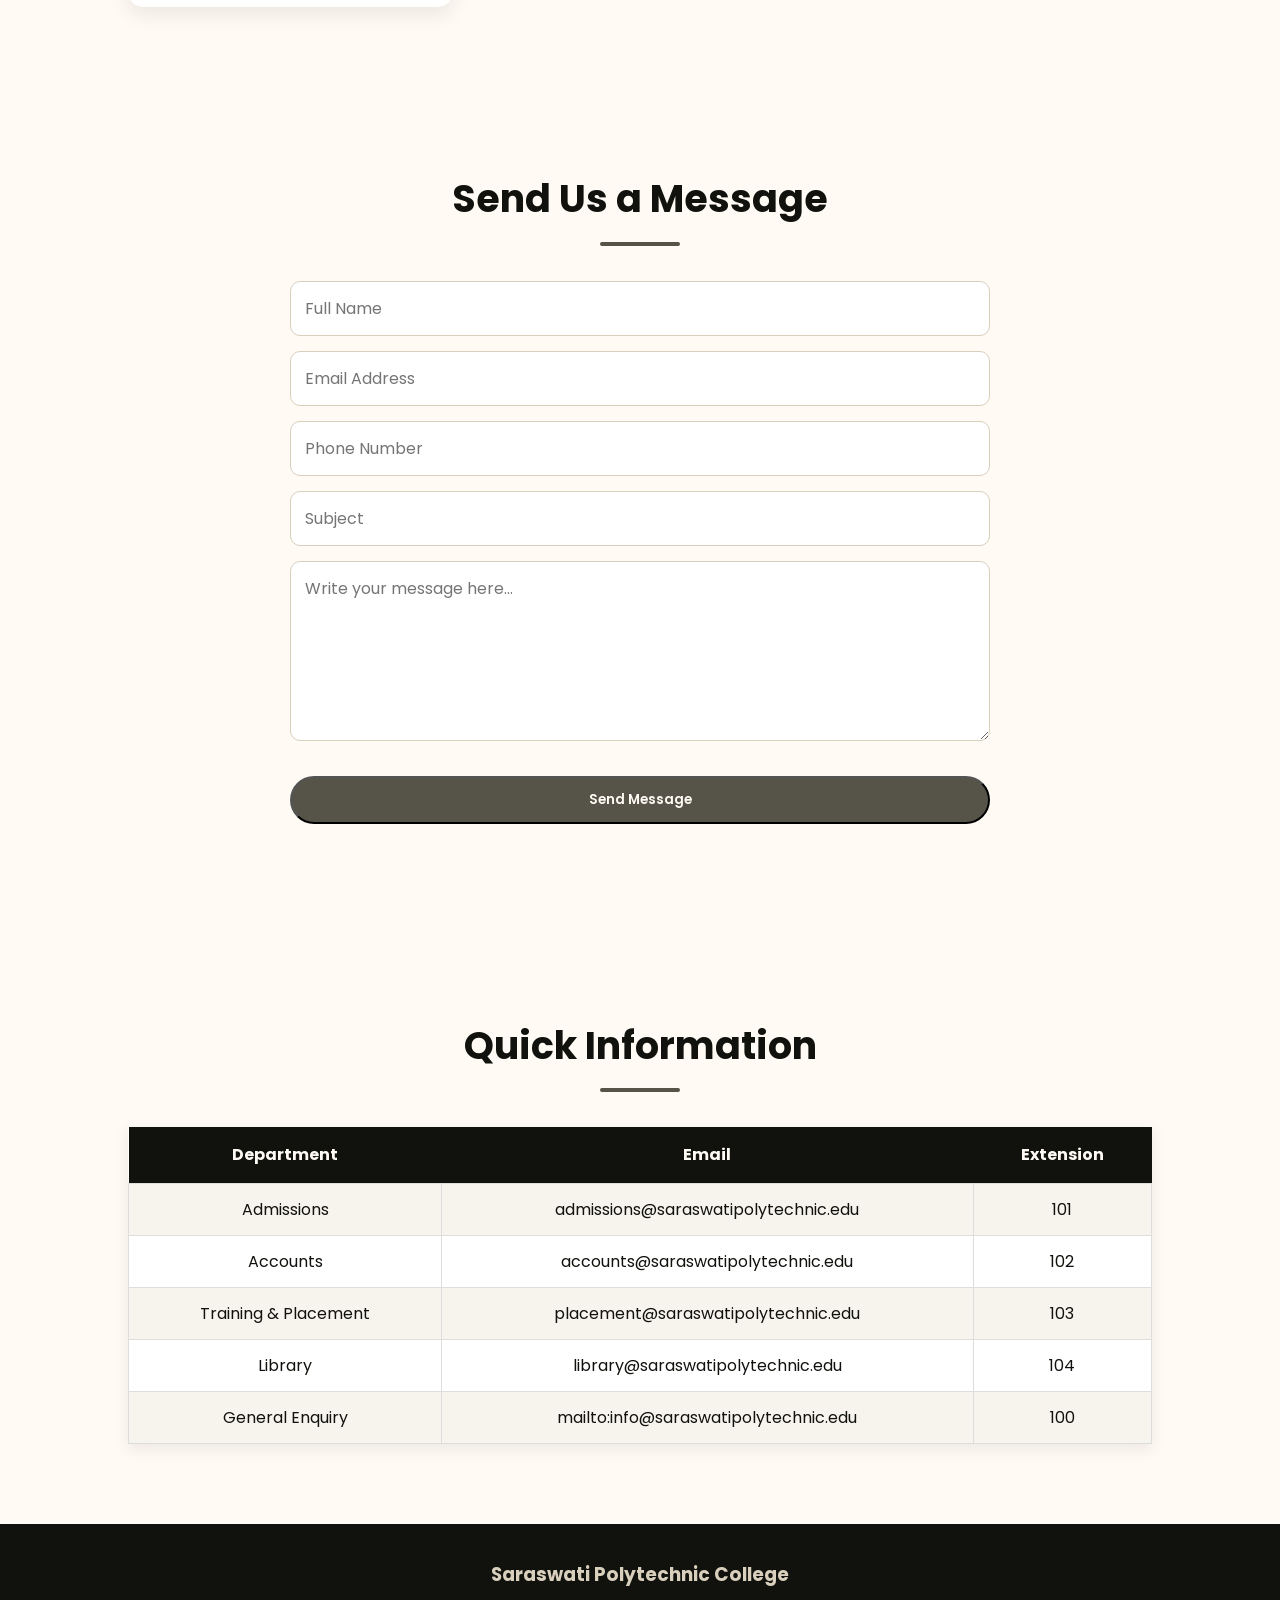
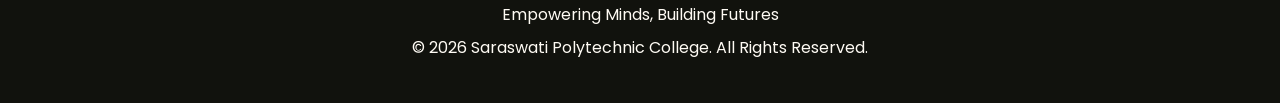
<file: contact.html>
<!-- Rohit's branch -->
<!DOCTYPE html>
<html lang="en">
<head>
<meta charset="UTF-8">
<meta name="viewport" content="width=device-width, initial-scale=1.0">
<title>Contact Us - Saraswati Polytechnic College</title>

<link rel="stylesheet" href="style.css">
<link rel="stylesheet" href="https://cdnjs.cloudflare.com/ajax/libs/font-awesome/6.5.1/css/all.min.css">
</head>

<body>

<header>
    <nav class="navbar">
        <div class="logo-section">
            <img src="logo.png" alt="College Logo">
            <h2>Saraswati Polytechnic College</h2>
        </div>

        <ul class="nav-links">
            <li><a href="index.html">Home</a></li>
            <li><a href="about.html">About</a></li>
            <li><a href="courses.html">Courses</a></li>
            <li><a href="facilities.html">Facilities</a></li>
            <li><a href="faculty.html">Faculty</a></li>
            <li><a href="gallery.html">Gallery</a></li>
            <li><a href="admission.html">Admission</a></li>
            <li><a href="placement.html">Placement</a></li>
            <li><a href="library.html">Library</a></li>
            <li><a href="laboratories.html">Laboratories</a></li>
            <li><a href="campus-life.html">Campus Life</a></li>
            <li><a href="contact.html" class="active">Contact</a></li>
        </ul>
    </nav>
</header>

<section class="hero">
    <div class="hero-content">
        <h1>Contact Us</h1>
        <h3>We're Here to Help</h3>
        <p>Reach out to Saraswati Polytechnic College for admissions, academics, or general enquiries.</p>

        <a href="#contact-form" class="btn">Send a Message</a>
    </div>
</section>

<section>
    <h2>Get in Touch</h2>

    <div class="facility-grid">

        <div class="facility-card">
            <i class="fas fa-map-marker-alt"></i>
            <h3>Address</h3>
            <p>Saraswati Polytechnic College,<br>
            Badlapur, Maharashtra, India</p>
        </div>

        <div class="facility-card">
            <i class="fas fa-phone"></i>
            <h3>Phone</h3>
            <p>+91 92255 30264</p>
        </div>

        <div class="facility-card">
            <i class="fas fa-envelope"></i>
            <h3>Email</h3>
            <p>info@saraswatipolytechnic.edu</p>
        </div>

        <div class="facility-card">
            <i class="fas fa-clock"></i>
            <h3>Office Hours</h3>
            <p>Monday - Saturday<br>9:00 AM to 5:00 PM</p>
        </div>

    </div>
</section>

<section id="contact-form">
    <h2>Send Us a Message</h2>

    <form class="contact-form">

        <input type="text" placeholder="Full Name" required>

        <input type="email" placeholder="Email Address" required>

        <input type="tel" placeholder="Phone Number" required>

        <input type="text" placeholder="Subject" required>

        <textarea rows="6" placeholder="Write your message here..." required></textarea>

        <button type="submit" class="btn">
            Send Message
        </button>

    </form>
</section>

<section>
    <h2>Quick Information</h2>

    <table>
        <tr>
            <th>Department</th>
            <th>Email</th>
            <th>Extension</th>
        </tr>

        <tr>
            <td>Admissions</td>
            <td>admissions@saraswatipolytechnic.edu</td>
            <td>101</td>
        </tr>

        <tr>
            <td>Accounts</td>
            <td>accounts@saraswatipolytechnic.edu</td>
            <td>102</td>
        </tr>

        <tr>
            <td>Training & Placement</td>
            <td>placement@saraswatipolytechnic.edu</td>
            <td>103</td>
        </tr>

        <tr>
            <td>Library</td>
            <td>library@saraswatipolytechnic.edu</td>
            <td>104</td>
        </tr>

        <tr>
            <td>General Enquiry</td>
            <td>mailto:info@saraswatipolytechnic.edu</td>
            <td>100</td>
        </tr>
    </table>
</section>

<footer>
    <h3>Saraswati Polytechnic College</h3>
    <p>Empowering Minds, Building Futures</p>
    <p>© 2026 Saraswati Polytechnic College. All Rights Reserved.</p>
</footer>

</body>
</html>
</file>
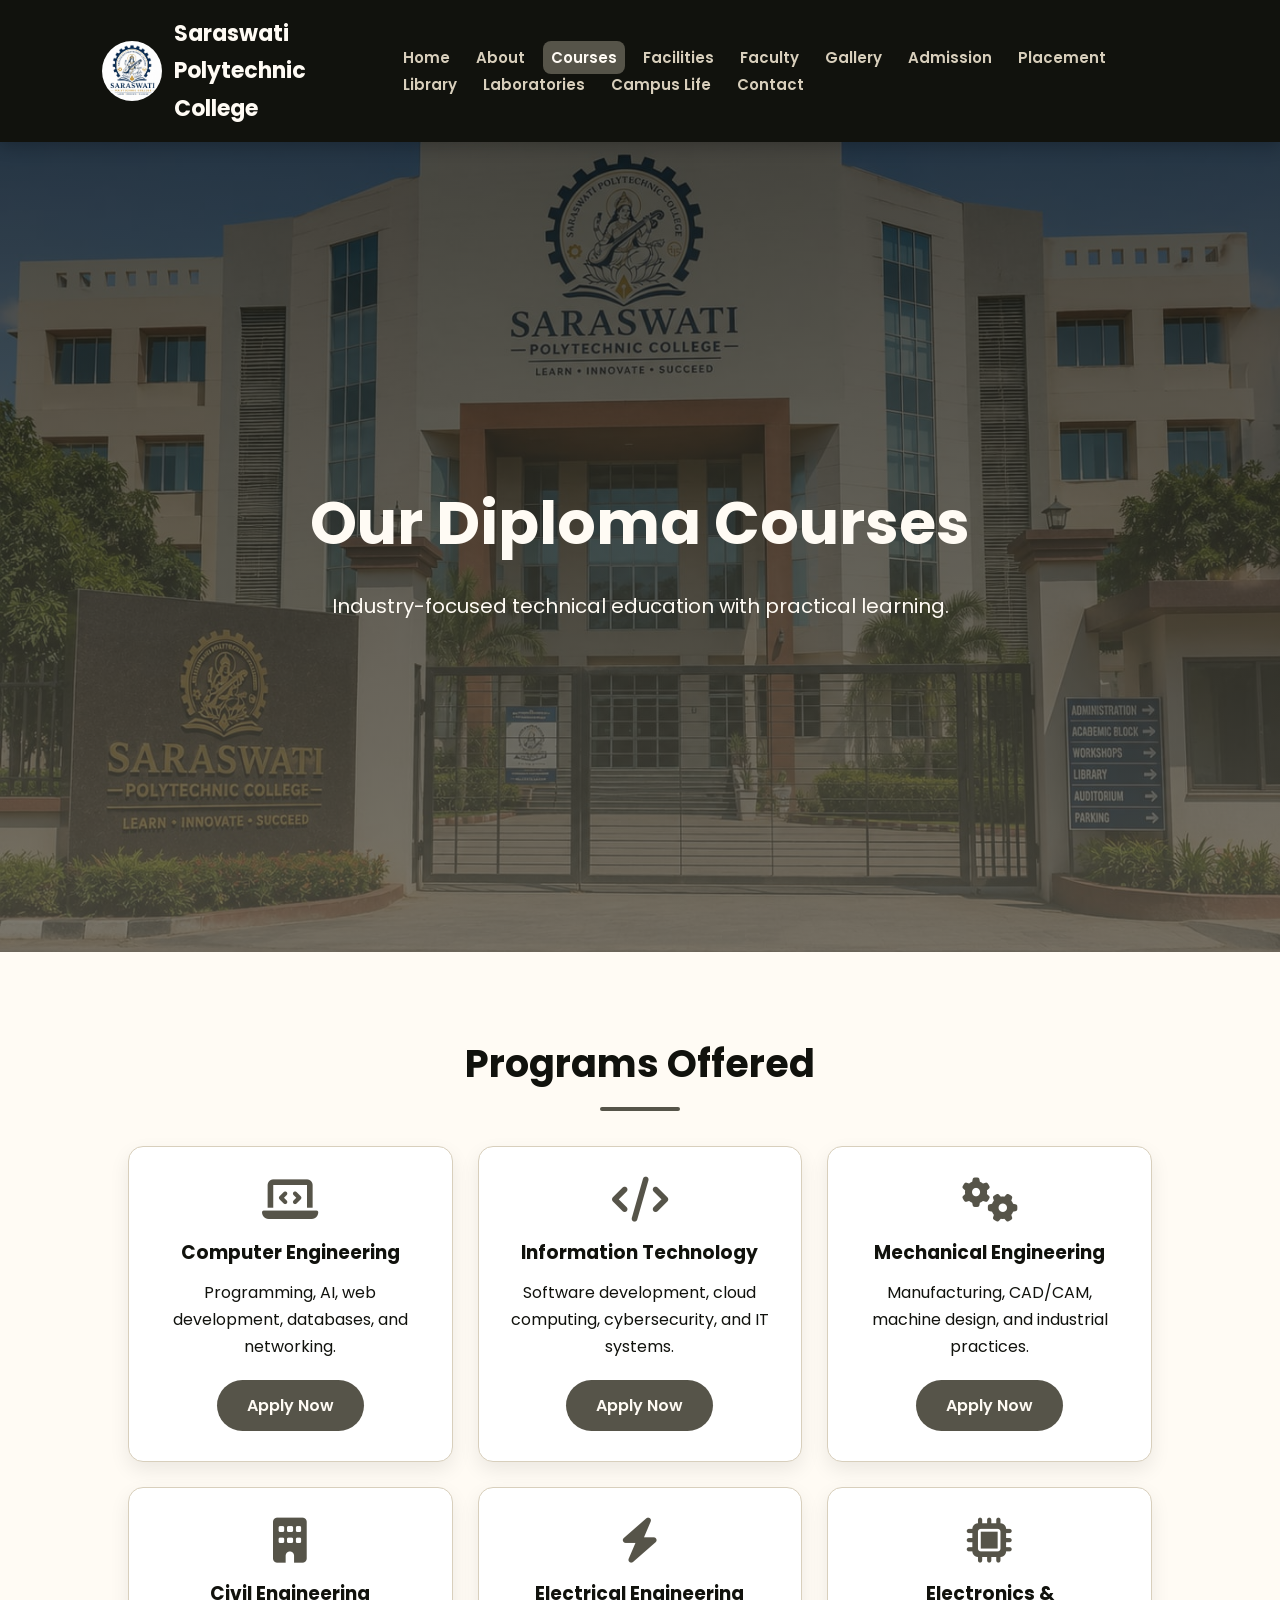
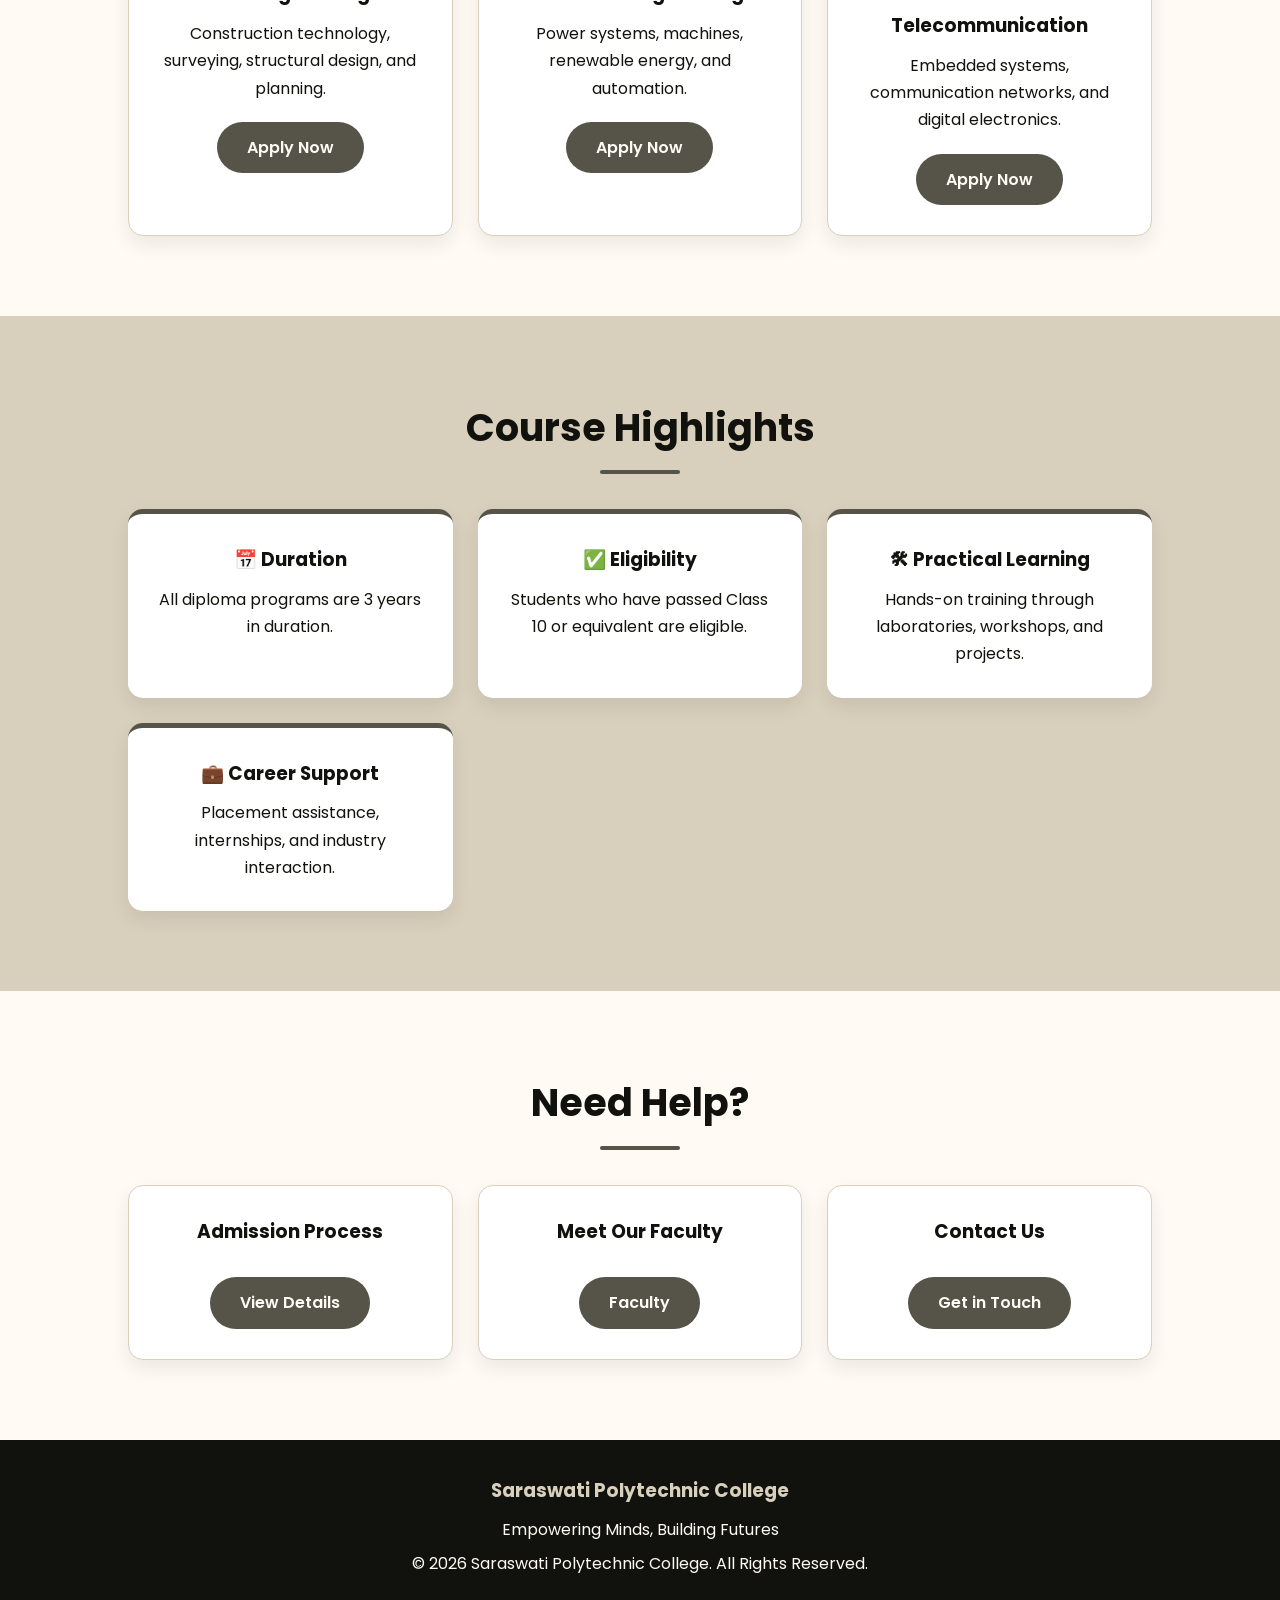
<file: courses.html>
<!DOCTYPE html>
<html lang="en">
<head>
<meta charset="UTF-8">
<meta name="viewport" content="width=device-width, initial-scale=1.0">
<title>Courses - Saraswati Polytechnic College</title>

<link rel="stylesheet" href="style.css">
<link rel="stylesheet" href="https://cdnjs.cloudflare.com/ajax/libs/font-awesome/6.5.1/css/all.min.css">
</head>

<body>

<header>
<nav class="navbar">

<div class="logo-section">
    <img src="logo.png" alt="College Logo">
    <h2>Saraswati Polytechnic College</h2>
</div>

<ul class="nav-links">
    <li><a href="index.html">Home</a></li>
    <li><a href="about.html">About</a></li>
    <li><a href="courses.html" class="active">Courses</a></li>
    <li><a href="facilities.html">Facilities</a></li>
    <li><a href="faculty.html">Faculty</a></li>
    <li><a href="gallery.html">Gallery</a></li>
    <li><a href="admission.html">Admission</a></li>
    <li><a href="placement.html">Placement</a></li>
    <li><a href="library.html">Library</a></li>
    <li><a href="laboratories.html">Laboratories</a></li>
    <li><a href="campus-life.html">Campus Life</a></li>
    <li><a href="contact.html">Contact</a></li>
</ul>

</nav>
</header>

<section class="hero">
<div class="hero-content">
<h1>Our Diploma Courses</h1>
<p>Industry-focused technical education with practical learning.</p>
</div>
</section>

<section>

<h2>Programs Offered</h2>

<div class="course-container">

<div class="course-card">
<i class="fas fa-laptop-code"></i>
<h3>Computer Engineering</h3>
<p>Programming, AI, web development, databases, and networking.</p>
<a href="admission.html" class="btn">Apply Now</a>
</div>

<div class="course-card">
<i class="fas fa-code"></i>
<h3>Information Technology</h3>
<p>Software development, cloud computing, cybersecurity, and IT systems.</p>
<a href="admission.html" class="btn">Apply Now</a>
</div>

<div class="course-card">
<i class="fas fa-cogs"></i>
<h3>Mechanical Engineering</h3>
<p>Manufacturing, CAD/CAM, machine design, and industrial practices.</p>
<a href="admission.html" class="btn">Apply Now</a>
</div>

<div class="course-card">
<i class="fas fa-building"></i>
<h3>Civil Engineering</h3>
<p>Construction technology, surveying, structural design, and planning.</p>
<a href="admission.html" class="btn">Apply Now</a>
</div>

<div class="course-card">
<i class="fas fa-bolt"></i>
<h3>Electrical Engineering</h3>
<p>Power systems, machines, renewable energy, and automation.</p>
<a href="admission.html" class="btn">Apply Now</a>
</div>

<div class="course-card">
<i class="fas fa-microchip"></i>
<h3>Electronics & Telecommunication</h3>
<p>Embedded systems, communication networks, and digital electronics.</p>
<a href="admission.html" class="btn">Apply Now</a>
</div>

</div>

</section>

<section class="facilities">

<h2>Course Highlights</h2>

<div class="facility-grid">

<div class="facility-card">
<h3>📅 Duration</h3>
<p>All diploma programs are 3 years in duration.</p>
</div>

<div class="facility-card">
<h3>✅ Eligibility</h3>
<p>Students who have passed Class 10 or equivalent are eligible.</p>
</div>

<div class="facility-card">
<h3>🛠 Practical Learning</h3>
<p>Hands-on training through laboratories, workshops, and projects.</p>
</div>

<div class="facility-card">
<h3>💼 Career Support</h3>
<p>Placement assistance, internships, and industry interaction.</p>
</div>

</div>

</section>

<section>

<h2>Need Help?</h2>

<div class="course-container">

<div class="course-card">
<h3>Admission Process</h3>
<a href="admission.html" class="btn">View Details</a>
</div>

<div class="course-card">
<h3>Meet Our Faculty</h3>
<a href="faculty.html" class="btn">Faculty</a>
</div>

<div class="course-card">
<h3>Contact Us</h3>
<a href="contact.html" class="btn">Get in Touch</a>
</div>

</div>

</section>

<footer>
<h3>Saraswati Polytechnic College</h3>
<p>Empowering Minds, Building Futures</p>
<p>© 2026 Saraswati Polytechnic College. All Rights Reserved.</p>
</footer>

</body>
</html>
</file>
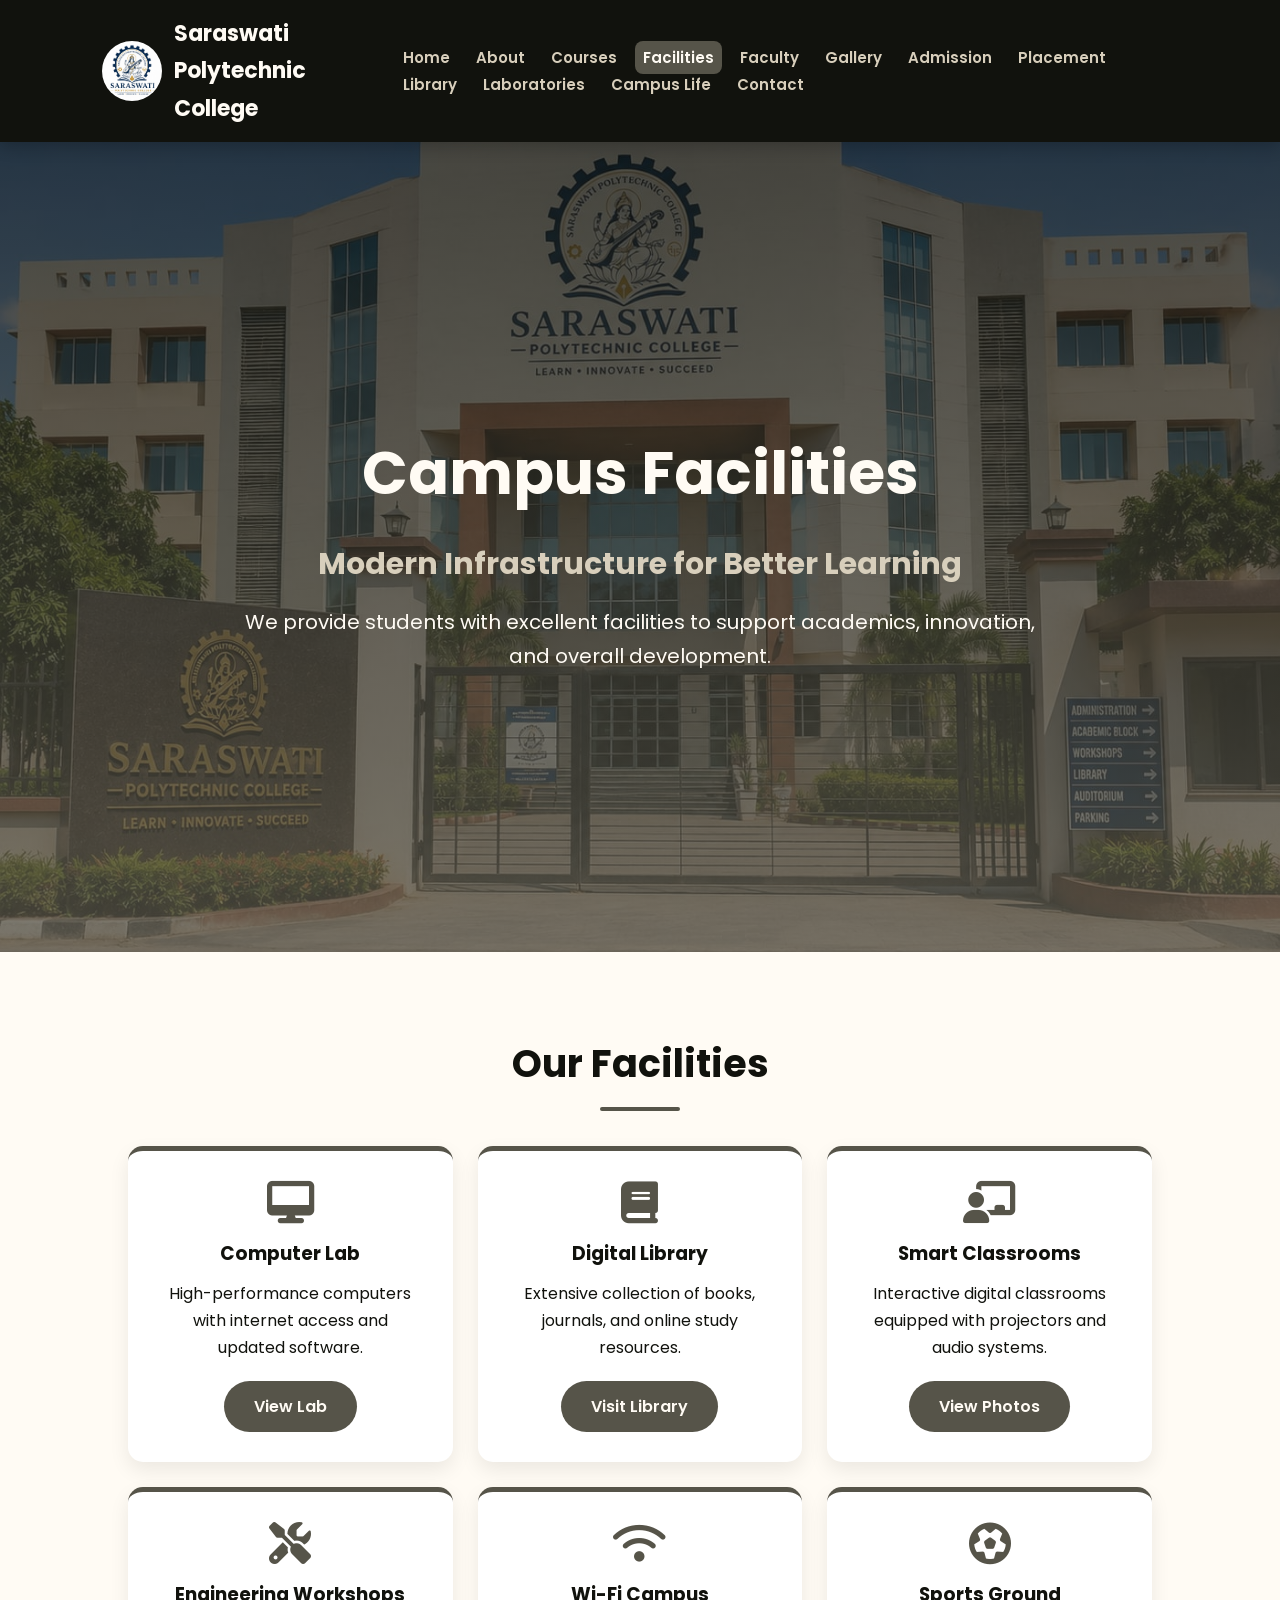
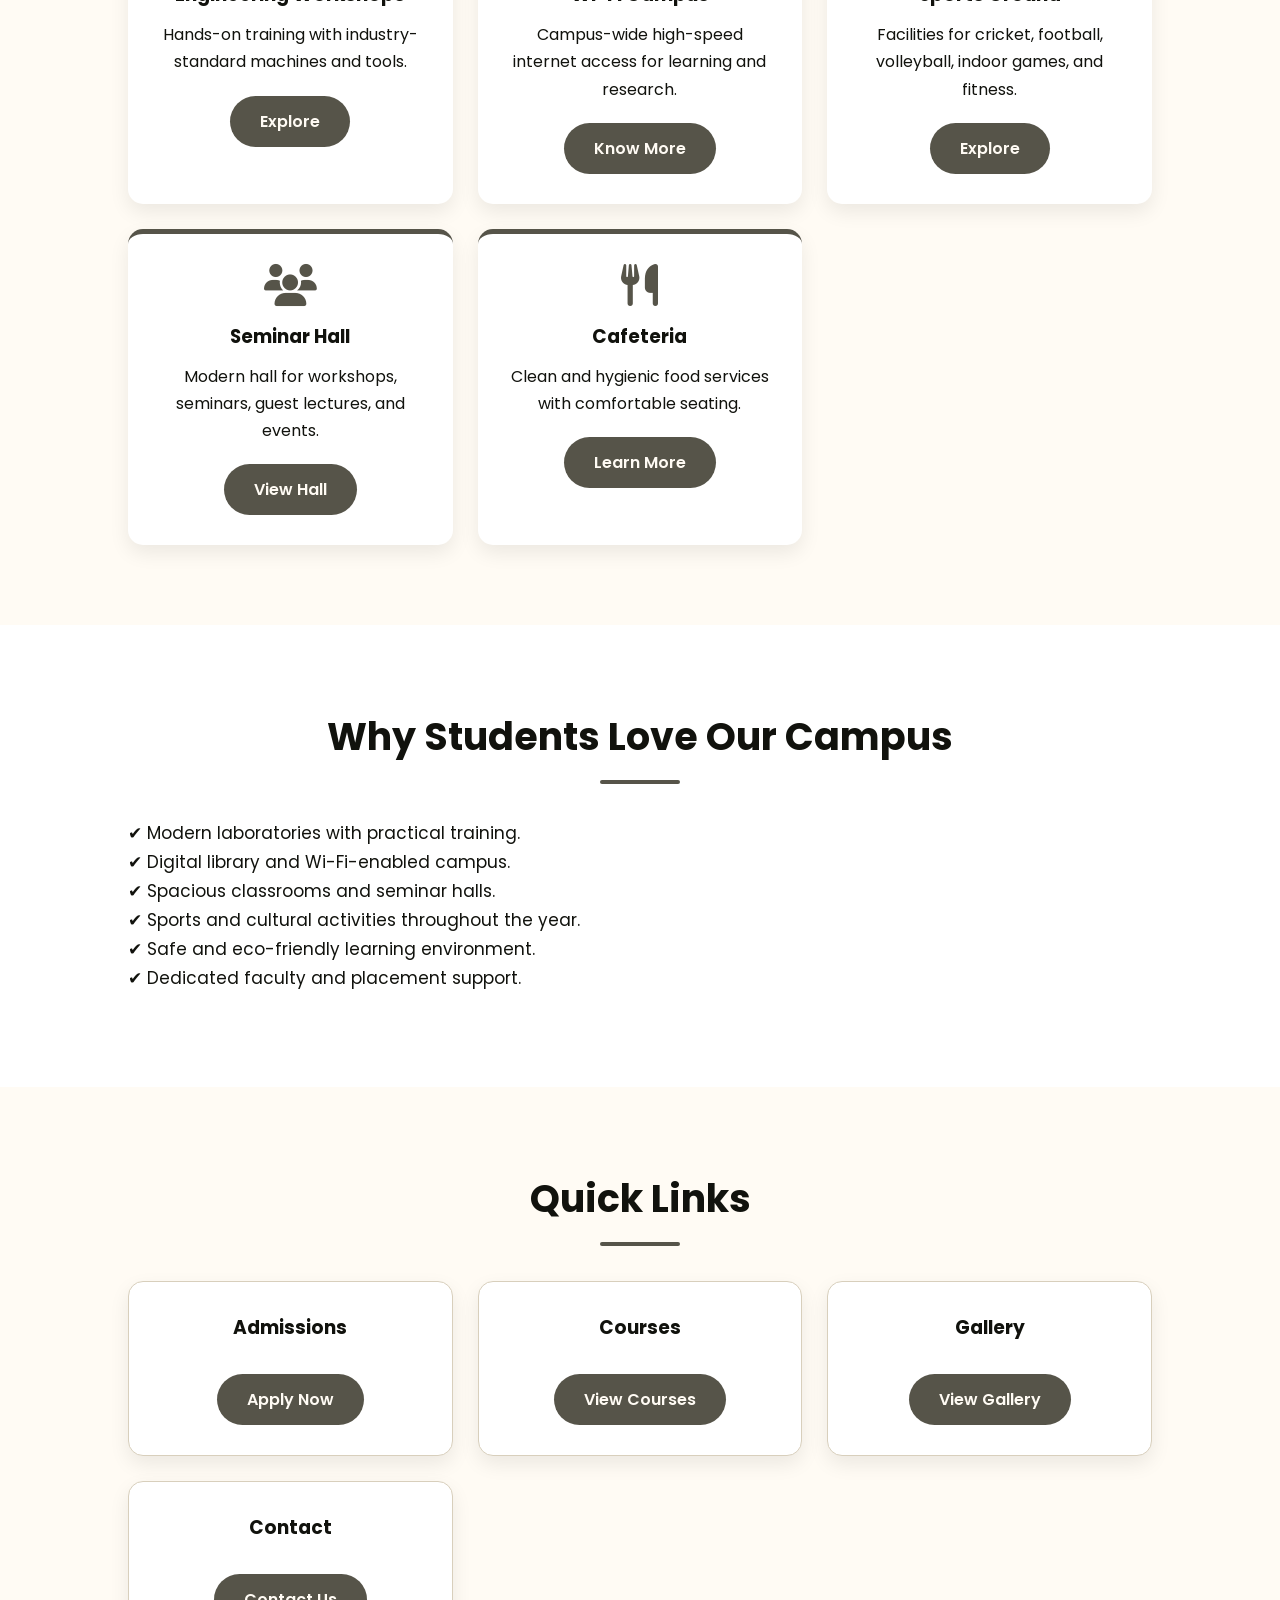
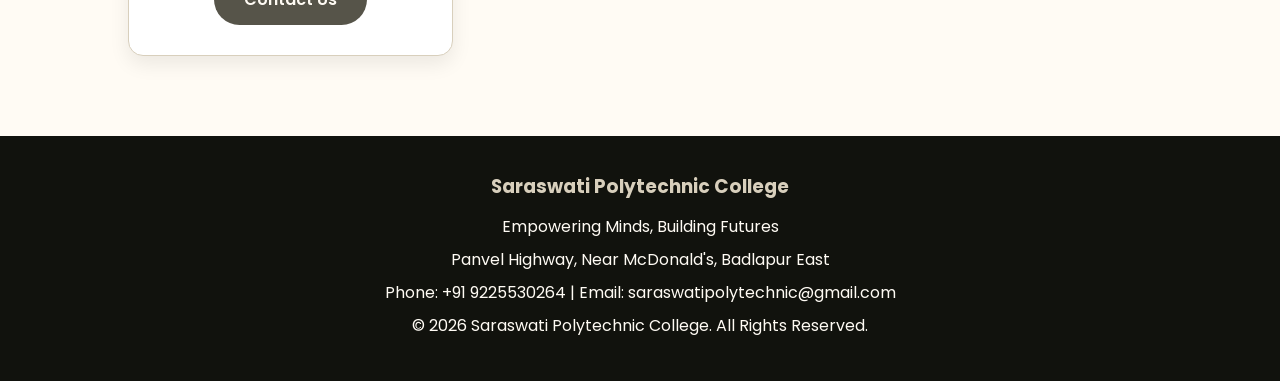
<file: facilities.html>
<!DOCTYPE html>
<html lang="en">
<head>
<meta charset="UTF-8">
<meta name="viewport" content="width=device-width, initial-scale=1.0">
<title>Facilities - Saraswati Polytechnic College</title>

<link rel="stylesheet" href="style.css">
<link rel="stylesheet" href="https://cdnjs.cloudflare.com/ajax/libs/font-awesome/6.5.1/css/all.min.css">
</head>

<body>

<header>
<nav class="navbar">

<div class="logo-section">
    <img src="logo.png" alt="College Logo">
    <h2>Saraswati Polytechnic College</h2>
</div>

<ul class="nav-links">
    <li><a href="index.html">Home</a></li>
    <li><a href="about.html">About</a></li>
    <li><a href="courses.html">Courses</a></li>
    <li><a href="facilities.html" class="active">Facilities</a></li>
    <li><a href="faculty.html">Faculty</a></li>
    <li><a href="gallery.html">Gallery</a></li>
    <li><a href="admission.html">Admission</a></li>
    <li><a href="placement.html">Placement</a></li>
    <li><a href="library.html">Library</a></li>
    <li><a href="laboratories.html">Laboratories</a></li>
    <li><a href="campus-life.html">Campus Life</a></li>
    <li><a href="contact.html">Contact</a></li>
</ul>

</nav>
</header>



<section class="hero">
    <div class="hero-content">
        <h1>Campus Facilities</h1>
        <h3>Modern Infrastructure for Better Learning</h3>
        <p>We provide students with excellent facilities to support academics, innovation, and overall development.</p>
    </div>
</section>



<section>

<h2>Our Facilities</h2>

<div class="facility-grid">

<div class="facility-card">
    <i class="fas fa-desktop"></i>
    <h3>Computer Lab</h3>
    <p>High-performance computers with internet access and updated software.</p>
    <a href="laboratories.html" class="btn">View Lab</a>
</div>

<div class="facility-card">
    <i class="fas fa-book"></i>
    <h3>Digital Library</h3>
    <p>Extensive collection of books, journals, and online study resources.</p>
    <a href="library.html" class="btn">Visit Library</a>
</div>

<div class="facility-card">
    <i class="fas fa-chalkboard-teacher"></i>
    <h3>Smart Classrooms</h3>
    <p>Interactive digital classrooms equipped with projectors and audio systems.</p>
    <a href="gallery.html" class="btn">View Photos</a>
</div>

<div class="facility-card">
    <i class="fas fa-tools"></i>
    <h3>Engineering Workshops</h3>
    <p>Hands-on training with industry-standard machines and tools.</p>
    <a href="laboratories.html" class="btn">Explore</a>
</div>

<div class="facility-card">
    <i class="fas fa-wifi"></i>
    <h3>Wi-Fi Campus</h3>
    <p>Campus-wide high-speed internet access for learning and research.</p>
    <a href="contact.html" class="btn">Know More</a>
</div>

<div class="facility-card">
    <i class="fas fa-futbol"></i>
    <h3>Sports Ground</h3>
    <p>Facilities for cricket, football, volleyball, indoor games, and fitness.</p>
    <a href="campus-life.html" class="btn">Explore</a>
</div>

<div class="facility-card">
    <i class="fas fa-users"></i>
    <h3>Seminar Hall</h3>
    <p>Modern hall for workshops, seminars, guest lectures, and events.</p>
    <a href="gallery.html" class="btn">View Hall</a>
</div>

<div class="facility-card">
    <i class="fas fa-utensils"></i>
    <h3>Cafeteria</h3>
    <p>Clean and hygienic food services with comfortable seating.</p>
    <a href="contact.html" class="btn">Learn More</a>
</div>

</div>

</section>


<section class="welcome">

<div class="container">

<h2>Why Students Love Our Campus</h2>

<p>
✔ Modern laboratories with practical training.<br>
✔ Digital library and Wi-Fi-enabled campus.<br>
✔ Spacious classrooms and seminar halls.<br>
✔ Sports and cultural activities throughout the year.<br>
✔ Safe and eco-friendly learning environment.<br>
✔ Dedicated faculty and placement support.
</p>

</div>

</section>



<section>

<h2>Quick Links</h2>

<div class="course-container">

<div class="course-card">
    <h3>Admissions</h3>
    <a href="admission.html" class="btn">Apply Now</a>
</div>

<div class="course-card">
    <h3>Courses</h3>
    <a href="courses.html" class="btn">View Courses</a>
</div>

<div class="course-card">
    <h3>Gallery</h3>
    <a href="gallery.html" class="btn">View Gallery</a>
</div>

<div class="course-card">
    <h3>Contact</h3>
    <a href="contact.html" class="btn">Contact Us</a>
</div>

</div>

</section>

<footer>

<h3>Saraswati Polytechnic College</h3>

<p>Empowering Minds, Building Futures</p>

<p>Panvel Highway, Near McDonald's, Badlapur East</p>

<p>Phone: +91 9225530264 | Email: saraswatipolytechnic@gmail.com</p>

<p>© 2026 Saraswati Polytechnic College. All Rights Reserved.</p>

</footer>

</body>
</html>
</file>
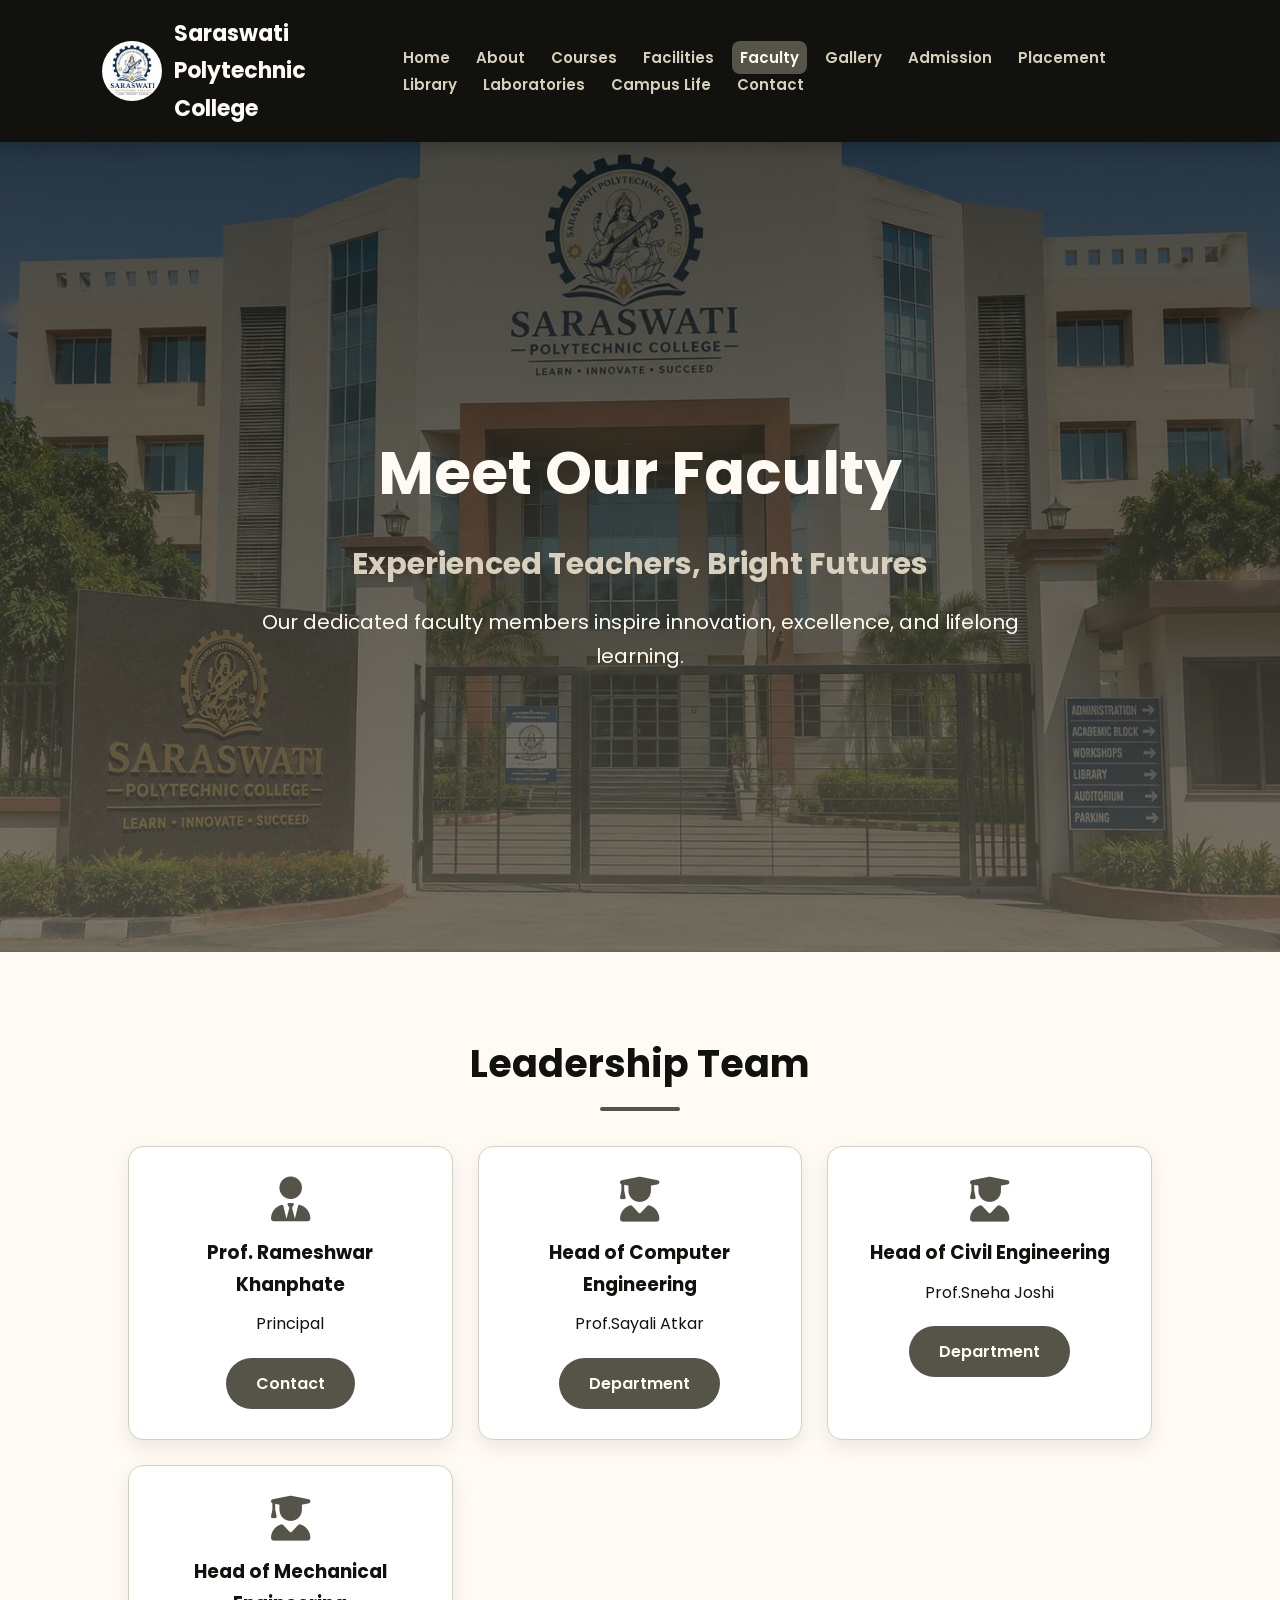
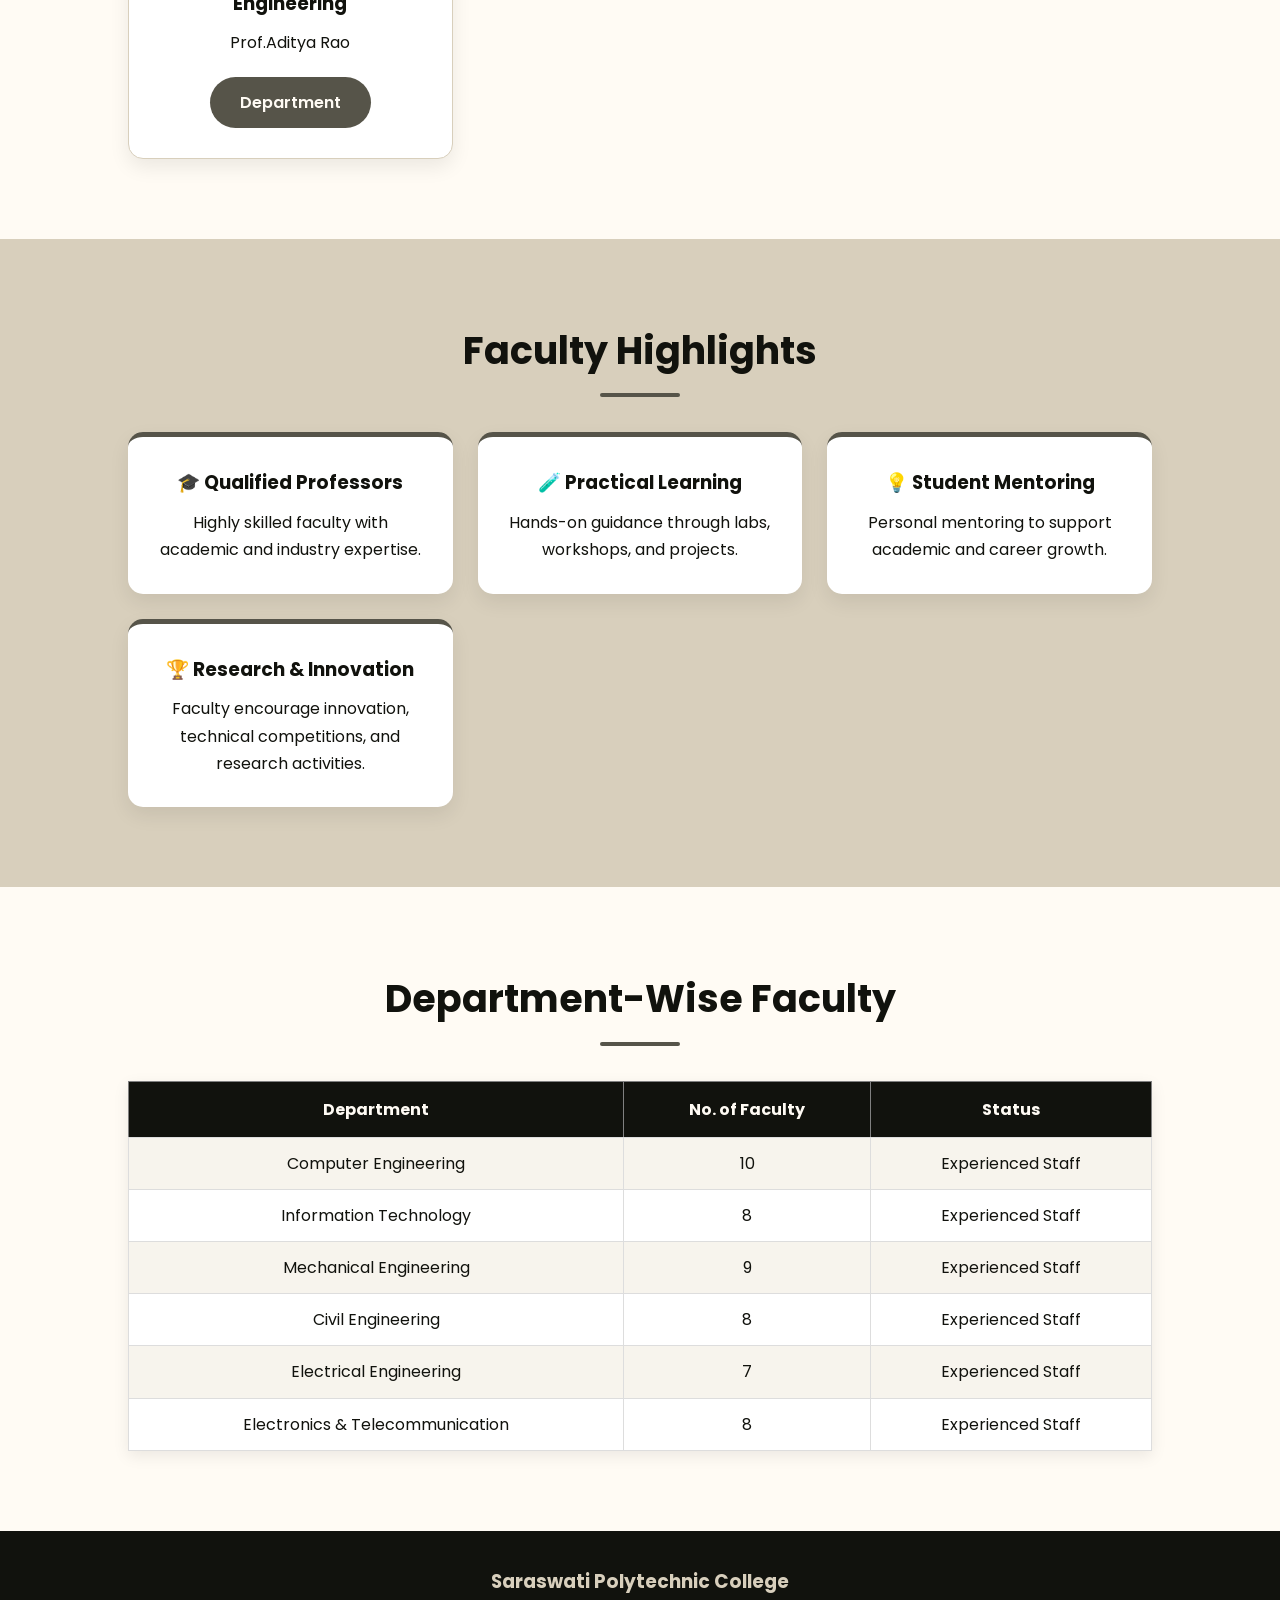
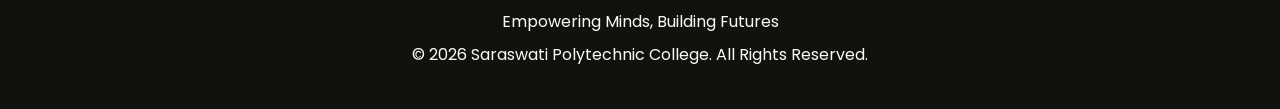
<file: faculty.html>
<!-- Rohit's branch -->

<!DOCTYPE html>
<html lang="en">
<head>
<meta charset="UTF-8">
<meta name="viewport" content="width=device-width, initial-scale=1.0">
<title>Faculty - Saraswati Polytechnic College</title>

<link rel="stylesheet" href="style.css">
<link rel="stylesheet" href="https://cdnjs.cloudflare.com/ajax/libs/font-awesome/6.5.1/css/all.min.css">
</head>

<body>

<header>
<nav class="navbar">

<div class="logo-section">
    <img src="logo.png" alt="Logo">
    <h2>Saraswati Polytechnic College</h2>
</div>

<ul class="nav-links">
    <li><a href="index.html">Home</a></li>
    <li><a href="about.html">About</a></li>
    <li><a href="courses.html">Courses</a></li>
    <li><a href="facilities.html">Facilities</a></li>
    <li><a href="faculty.html" class="active">Faculty</a></li>
    <li><a href="gallery.html">Gallery</a></li>
    <li><a href="admission.html">Admission</a></li>
    <li><a href="placement.html">Placement</a></li>
    <li><a href="library.html">Library</a></li>
    <li><a href="laboratories.html">Laboratories</a></li>
    <li><a href="campus-life.html">Campus Life</a></li>
    <li><a href="contact.html">Contact</a></li>
</ul>

</nav>
</header>

<section class="hero">
<div class="hero-content">
<h1>Meet Our Faculty</h1>
<h3>Experienced Teachers, Bright Futures</h3>
<p>Our dedicated faculty members inspire innovation, excellence, and lifelong learning.</p>
</div>
</section>

<section>

<h2>Leadership Team</h2>

<div class="course-container">

<div class="course-card">
<i class="fas fa-user-tie"></i>
<h3>Prof. Rameshwar Khanphate</h3>
<p>Principal</p>
<a href="contact.html" class="btn">Contact</a>
</div>

<div class="course-card">
<i class="fas fa-user-graduate"></i>
<h3>Head of Computer Engineering</h3>
<p>Prof.Sayali Atkar</p>
<a href="courses.html" class="btn">Department</a>
</div>

<div class="course-card">
<i class="fas fa-user-graduate"></i>
<h3>Head of Civil Engineering</h3>
<p>Prof.Sneha Joshi</p>
<a href="courses.html" class="btn">Department</a>
</div>

<div class="course-card">
<i class="fas fa-user-graduate"></i>
<h3>Head of Mechanical Engineering</h3>
<p>Prof.Aditya Rao</p>
<a href="courses.html" class="btn">Department</a>
</div>

</div>

</section>

<section class="facilities">

<h2>Faculty Highlights</h2>

<div class="facility-grid">

<div class="facility-card">
<h3>🎓 Qualified Professors</h3>
<p>Highly skilled faculty with academic and industry expertise.</p>
</div>

<div class="facility-card">
<h3>🧪 Practical Learning</h3>
<p>Hands-on guidance through labs, workshops, and projects.</p>
</div>

<div class="facility-card">
<h3>💡 Student Mentoring</h3>
<p>Personal mentoring to support academic and career growth.</p>
</div>

<div class="facility-card">
<h3>🏆 Research & Innovation</h3>
<p>Faculty encourage innovation, technical competitions, and research activities.</p>
</div>

</div>

</section>

<section>

<h2>Department-Wise Faculty</h2>

<table border="1" width="100%" cellpadding="10" cellspacing="0">
<tr>
<th>Department</th>
<th>No. of Faculty</th>
<th>Status</th>
</tr>

<tr>
<td>Computer Engineering</td>
<td>10</td>
<td>Experienced Staff</td>
</tr>

<tr>
<td>Information Technology</td>
<td>8</td>
<td>Experienced Staff</td>
</tr>

<tr>
<td>Mechanical Engineering</td>
<td>9</td>
<td>Experienced Staff</td>
</tr>

<tr>
<td>Civil Engineering</td>
<td>8</td>
<td>Experienced Staff</td>
</tr>

<tr>
<td>Electrical Engineering</td>
<td>7</td>
<td>Experienced Staff</td>
</tr>

<tr>
<td>Electronics & Telecommunication</td>
<td>8</td>
<td>Experienced Staff</td>
</tr>

</table>

</section>

<footer>

<h3>Saraswati Polytechnic College</h3>

<p>Empowering Minds, Building Futures</p>

<p>© 2026 Saraswati Polytechnic College. All Rights Reserved.</p>

</footer>

</body>
</html>
</file>
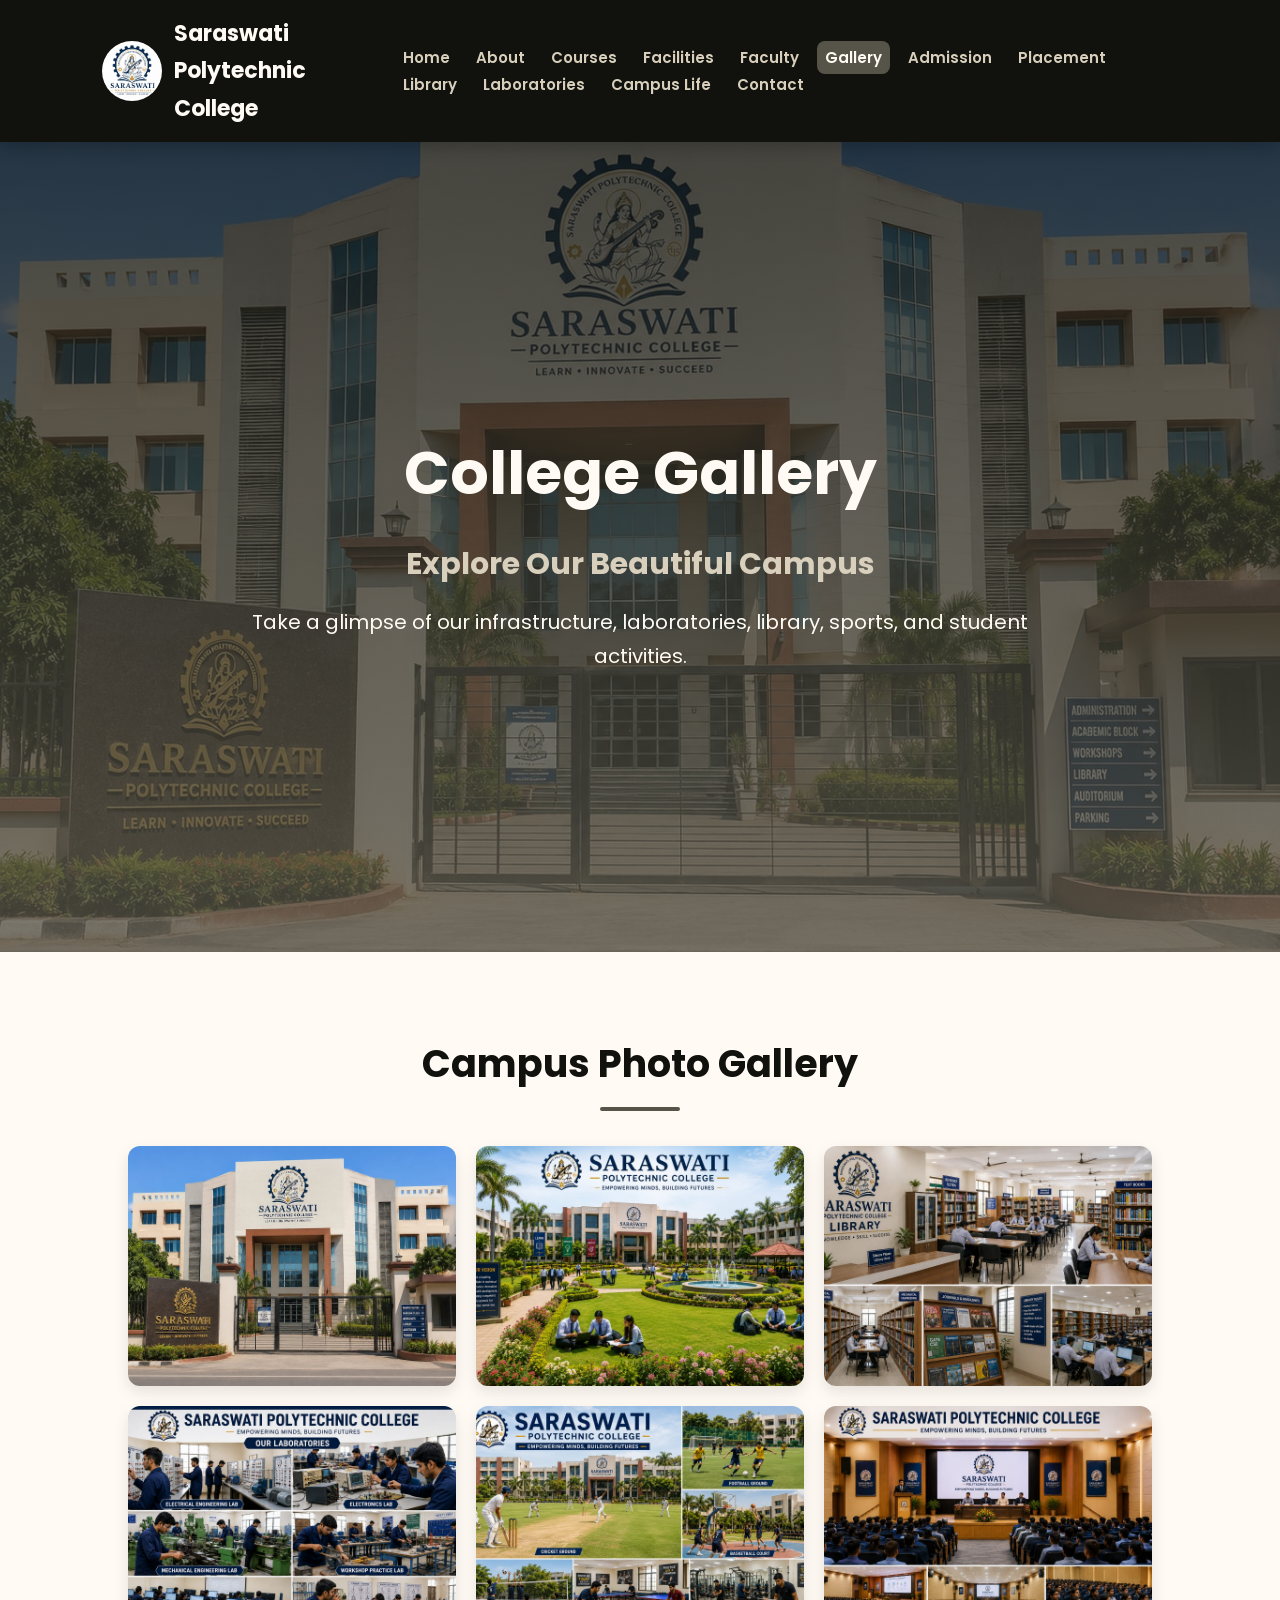
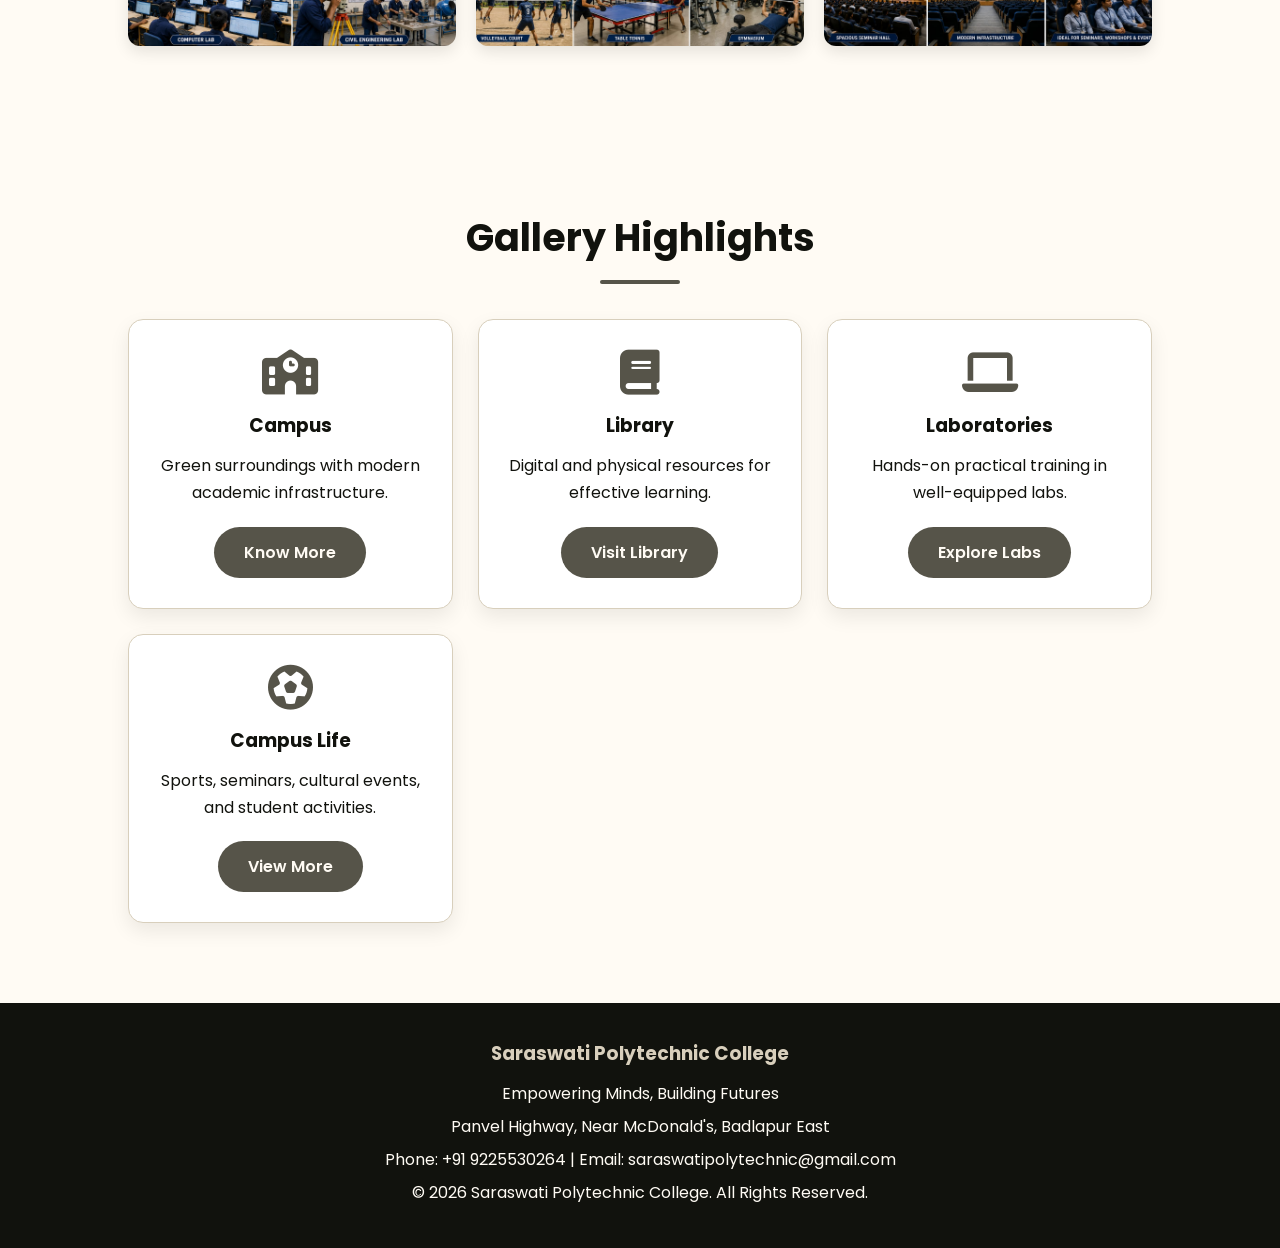
<file: gallery.html>
<!-- Rohit's branch -->
<!DOCTYPE html>
<html lang="en">
<head>
<meta charset="UTF-8">
<meta name="viewport" content="width=device-width, initial-scale=1.0">
<title>Gallery - Saraswati Polytechnic College</title>

<link rel="stylesheet" href="style.css">
<link rel="stylesheet"
href="https://cdnjs.cloudflare.com/ajax/libs/font-awesome/6.5.1/css/all.min.css">
</head>

<body>

<header>
<nav class="navbar">

<div class="logo-section">
    <img src="logo.png" alt="Logo">
    <h2>Saraswati Polytechnic College</h2>
</div>

<ul class="nav-links">
    <li><a href="index.html">Home</a></li>
    <li><a href="about.html">About</a></li>
    <li><a href="courses.html">Courses</a></li>
    <li><a href="facilities.html">Facilities</a></li>
    <li><a href="faculty.html">Faculty</a></li>
    <li><a href="gallery.html" class="active">Gallery</a></li>
    <li><a href="admission.html">Admission</a></li>
    <li><a href="placement.html">Placement</a></li>
    <li><a href="library.html">Library</a></li>
    <li><a href="laboratories.html">Laboratories</a></li>
    <li><a href="campus-life.html">Campus Life</a></li>
    <li><a href="contact.html">Contact</a></li>
</ul>

</nav>
</header>

<section class="hero">
    <div class="hero-content">
        <h1>College Gallery</h1>
        <h3>Explore Our Beautiful Campus</h3>
        <p>Take a glimpse of our infrastructure, laboratories, library, sports, and student activities.</p>
    </div>
</section>

<section>

<h2>Campus Photo Gallery</h2>

<div class="gallery-grid">

    <img src="college-building.jpg" alt="College Building">

    <img src="campus.jpg" alt="Campus">

    <img src="library.jpg" alt="Library">

    <img src="lab.jpg" alt="Computer Lab">

    <img src="sports.jpg" alt="Sports">

    <img src="seminar-hall.jpg" alt="Seminar Hall">

</div>

</section>

<section>

<h2>Gallery Highlights</h2>

<div class="course-container">

<div class="course-card">
    <i class="fas fa-school"></i>
    <h3>Campus</h3>
    <p>Green surroundings with modern academic infrastructure.</p>
    <a href="about.html" class="btn">Know More</a>
</div>

<div class="course-card">
    <i class="fas fa-book"></i>
    <h3>Library</h3>
    <p>Digital and physical resources for effective learning.</p>
    <a href="library.html" class="btn">Visit Library</a>
</div>

<div class="course-card">
    <i class="fas fa-laptop"></i>
    <h3>Laboratories</h3>
    <p>Hands-on practical training in well-equipped labs.</p>
    <a href="laboratories.html" class="btn">Explore Labs</a>
</div>

<div class="course-card">
    <i class="fas fa-futbol"></i>
    <h3>Campus Life</h3>
    <p>Sports, seminars, cultural events, and student activities.</p>
    <a href="campus-life.html" class="btn">View More</a>
</div>

</div>

</section>

<footer>

<h3>Saraswati Polytechnic College</h3>

<p>Empowering Minds, Building Futures</p>

<p>Panvel Highway, Near McDonald's, Badlapur East</p>

<p>Phone: +91 9225530264 | Email: saraswatipolytechnic@gmail.com</p>

<p>© 2026 Saraswati Polytechnic College. All Rights Reserved.</p>

</footer>

</body>
</html>
</file>
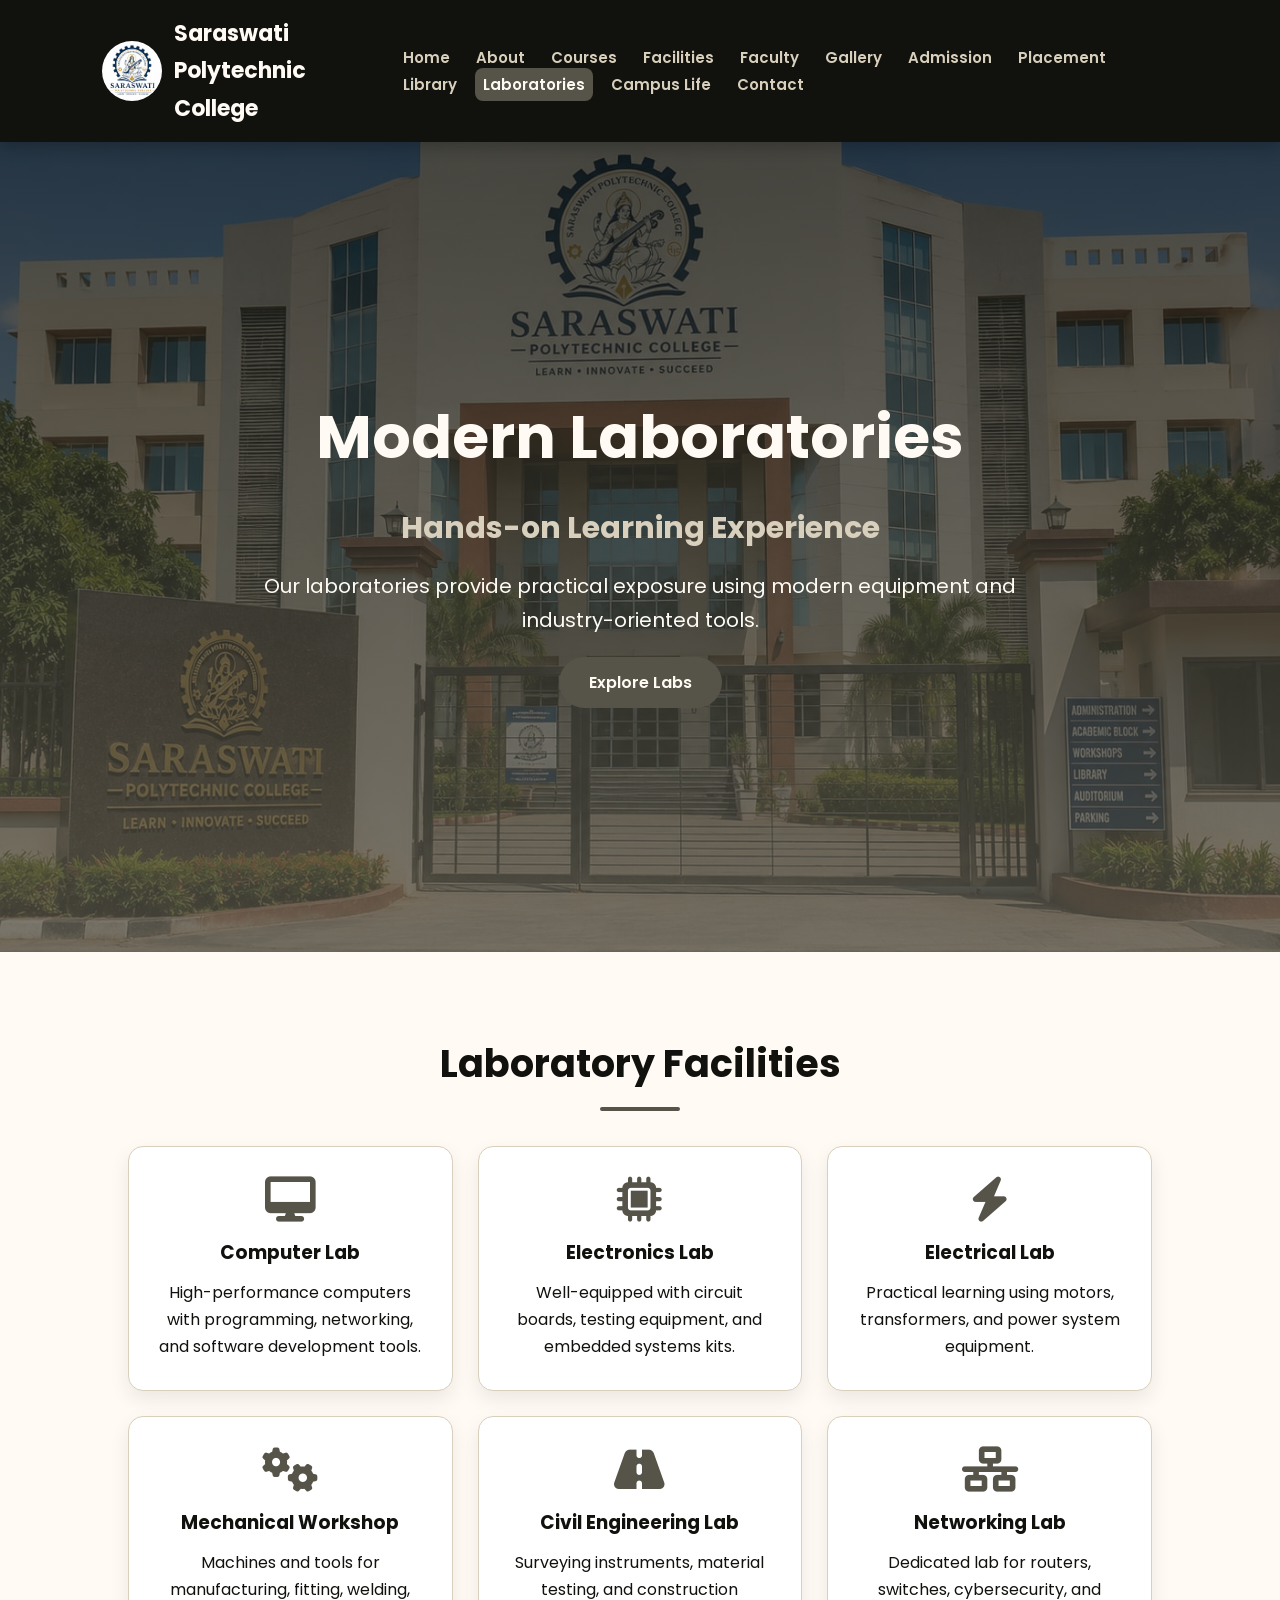
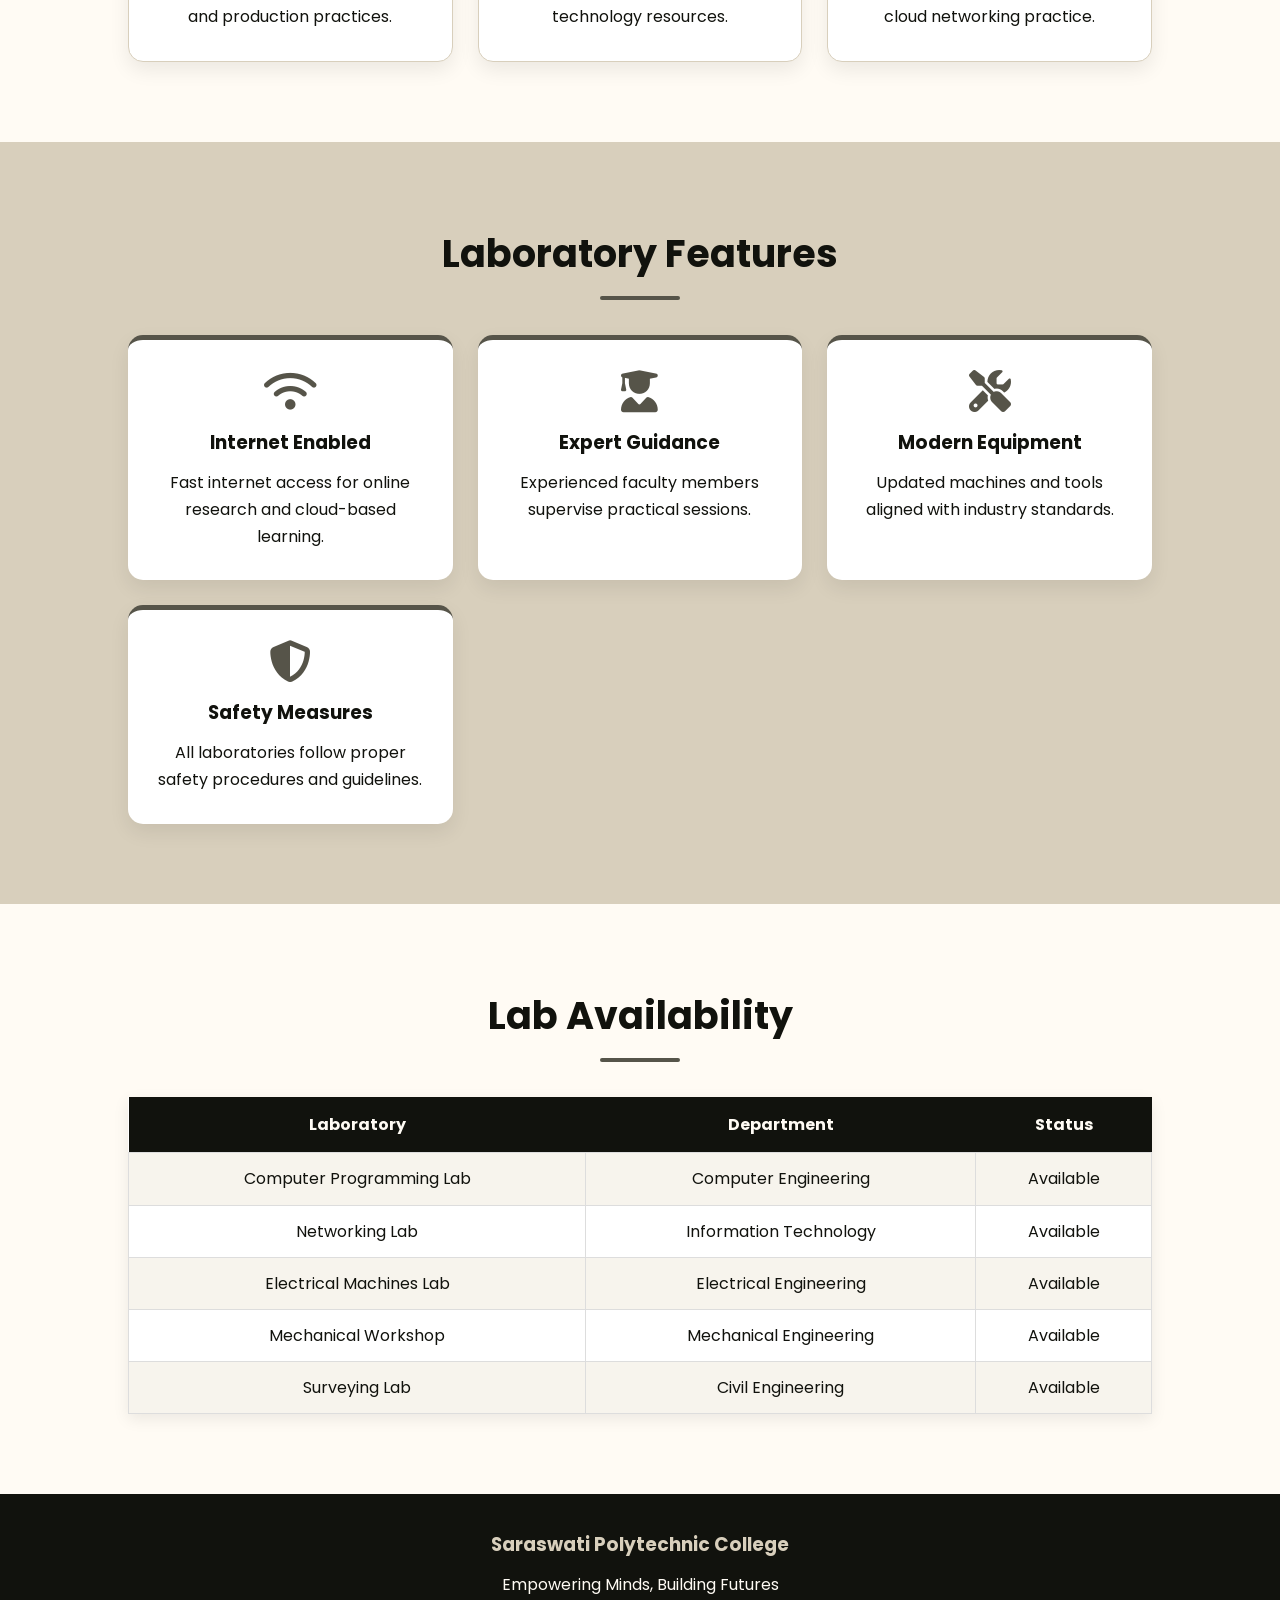
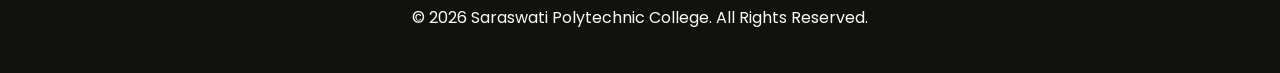
<file: laboratories.html>
<!DOCTYPE html>
<html lang="en">
<head>
<meta charset="UTF-8">
<meta name="viewport" content="width=device-width, initial-scale=1.0">
<title>Laboratories - Saraswati Polytechnic College</title>

<link rel="stylesheet" href="style.css">
<link rel="stylesheet" href="https://cdnjs.cloudflare.com/ajax/libs/font-awesome/6.5.1/css/all.min.css">
</head>

<body>

<header>
    <nav class="navbar">
        <div class="logo-section">
            <img src="logo.png" alt="College Logo">
            <h2>Saraswati Polytechnic College</h2>
        </div>

        <ul class="nav-links">
            <li><a href="index.html">Home</a></li>
            <li><a href="about.html">About</a></li>
            <li><a href="courses.html">Courses</a></li>
            <li><a href="facilities.html">Facilities</a></li>
            <li><a href="faculty.html">Faculty</a></li>
            <li><a href="gallery.html">Gallery</a></li>
            <li><a href="admission.html">Admission</a></li>
            <li><a href="placement.html">Placement</a></li>
            <li><a href="library.html">Library</a></li>
            <li><a href="laboratories.html" class="active">Laboratories</a></li>
            <li><a href="campus-life.html">Campus Life</a></li>
            <li><a href="contact.html">Contact</a></li>
        </ul>
    </nav>
</header>

<section class="hero">
    <div class="hero-content">
        <h1>Modern Laboratories</h1>
        <h3>Hands-on Learning Experience</h3>
        <p>Our laboratories provide practical exposure using modern equipment and industry-oriented tools.</p>

        <a href="#labs" class="btn">Explore Labs</a>
    </div>
</section>

<section id="labs">
    <h2>Laboratory Facilities</h2>

    <div class="course-container">

        <div class="course-card">
            <i class="fas fa-desktop"></i>
            <h3>Computer Lab</h3>
            <p>High-performance computers with programming, networking, and software development tools.</p>
        </div>

        <div class="course-card">
            <i class="fas fa-microchip"></i>
            <h3>Electronics Lab</h3>
            <p>Well-equipped with circuit boards, testing equipment, and embedded systems kits.</p>
        </div>

        <div class="course-card">
            <i class="fas fa-bolt"></i>
            <h3>Electrical Lab</h3>
            <p>Practical learning using motors, transformers, and power system equipment.</p>
        </div>

        <div class="course-card">
            <i class="fas fa-cogs"></i>
            <h3>Mechanical Workshop</h3>
            <p>Machines and tools for manufacturing, fitting, welding, and production practices.</p>
        </div>

        <div class="course-card">
            <i class="fas fa-road"></i>
            <h3>Civil Engineering Lab</h3>
            <p>Surveying instruments, material testing, and construction technology resources.</p>
        </div>

        <div class="course-card">
            <i class="fas fa-network-wired"></i>
            <h3>Networking Lab</h3>
            <p>Dedicated lab for routers, switches, cybersecurity, and cloud networking practice.</p>
        </div>

    </div>
</section>

<section class="facilities">
    <h2>Laboratory Features</h2>

    <div class="facility-grid">

        <div class="facility-card">
            <i class="fas fa-wifi"></i>
            <h3>Internet Enabled</h3>
            <p>Fast internet access for online research and cloud-based learning.</p>
        </div>

        <div class="facility-card">
            <i class="fas fa-user-graduate"></i>
            <h3>Expert Guidance</h3>
            <p>Experienced faculty members supervise practical sessions.</p>
        </div>

        <div class="facility-card">
            <i class="fas fa-tools"></i>
            <h3>Modern Equipment</h3>
            <p>Updated machines and tools aligned with industry standards.</p>
        </div>

        <div class="facility-card">
            <i class="fas fa-shield-alt"></i>
            <h3>Safety Measures</h3>
            <p>All laboratories follow proper safety procedures and guidelines.</p>
        </div>

    </div>
</section>

<section>
    <h2>Lab Availability</h2>

    <table>
        <tr>
            <th>Laboratory</th>
            <th>Department</th>
            <th>Status</th>
        </tr>

        <tr>
            <td>Computer Programming Lab</td>
            <td>Computer Engineering</td>
            <td>Available</td>
        </tr>

        <tr>
            <td>Networking Lab</td>
            <td>Information Technology</td>
            <td>Available</td>
        </tr>

        <tr>
            <td>Electrical Machines Lab</td>
            <td>Electrical Engineering</td>
            <td>Available</td>
        </tr>

        <tr>
            <td>Mechanical Workshop</td>
            <td>Mechanical Engineering</td>
            <td>Available</td>
        </tr>

        <tr>
            <td>Surveying Lab</td>
            <td>Civil Engineering</td>
            <td>Available</td>
        </tr>
    </table>
</section>

<footer>
    <h3>Saraswati Polytechnic College</h3>
    <p>Empowering Minds, Building Futures</p>
    <p>© 2026 Saraswati Polytechnic College. All Rights Reserved.</p>
</footer>

</body>
</html>
</file>
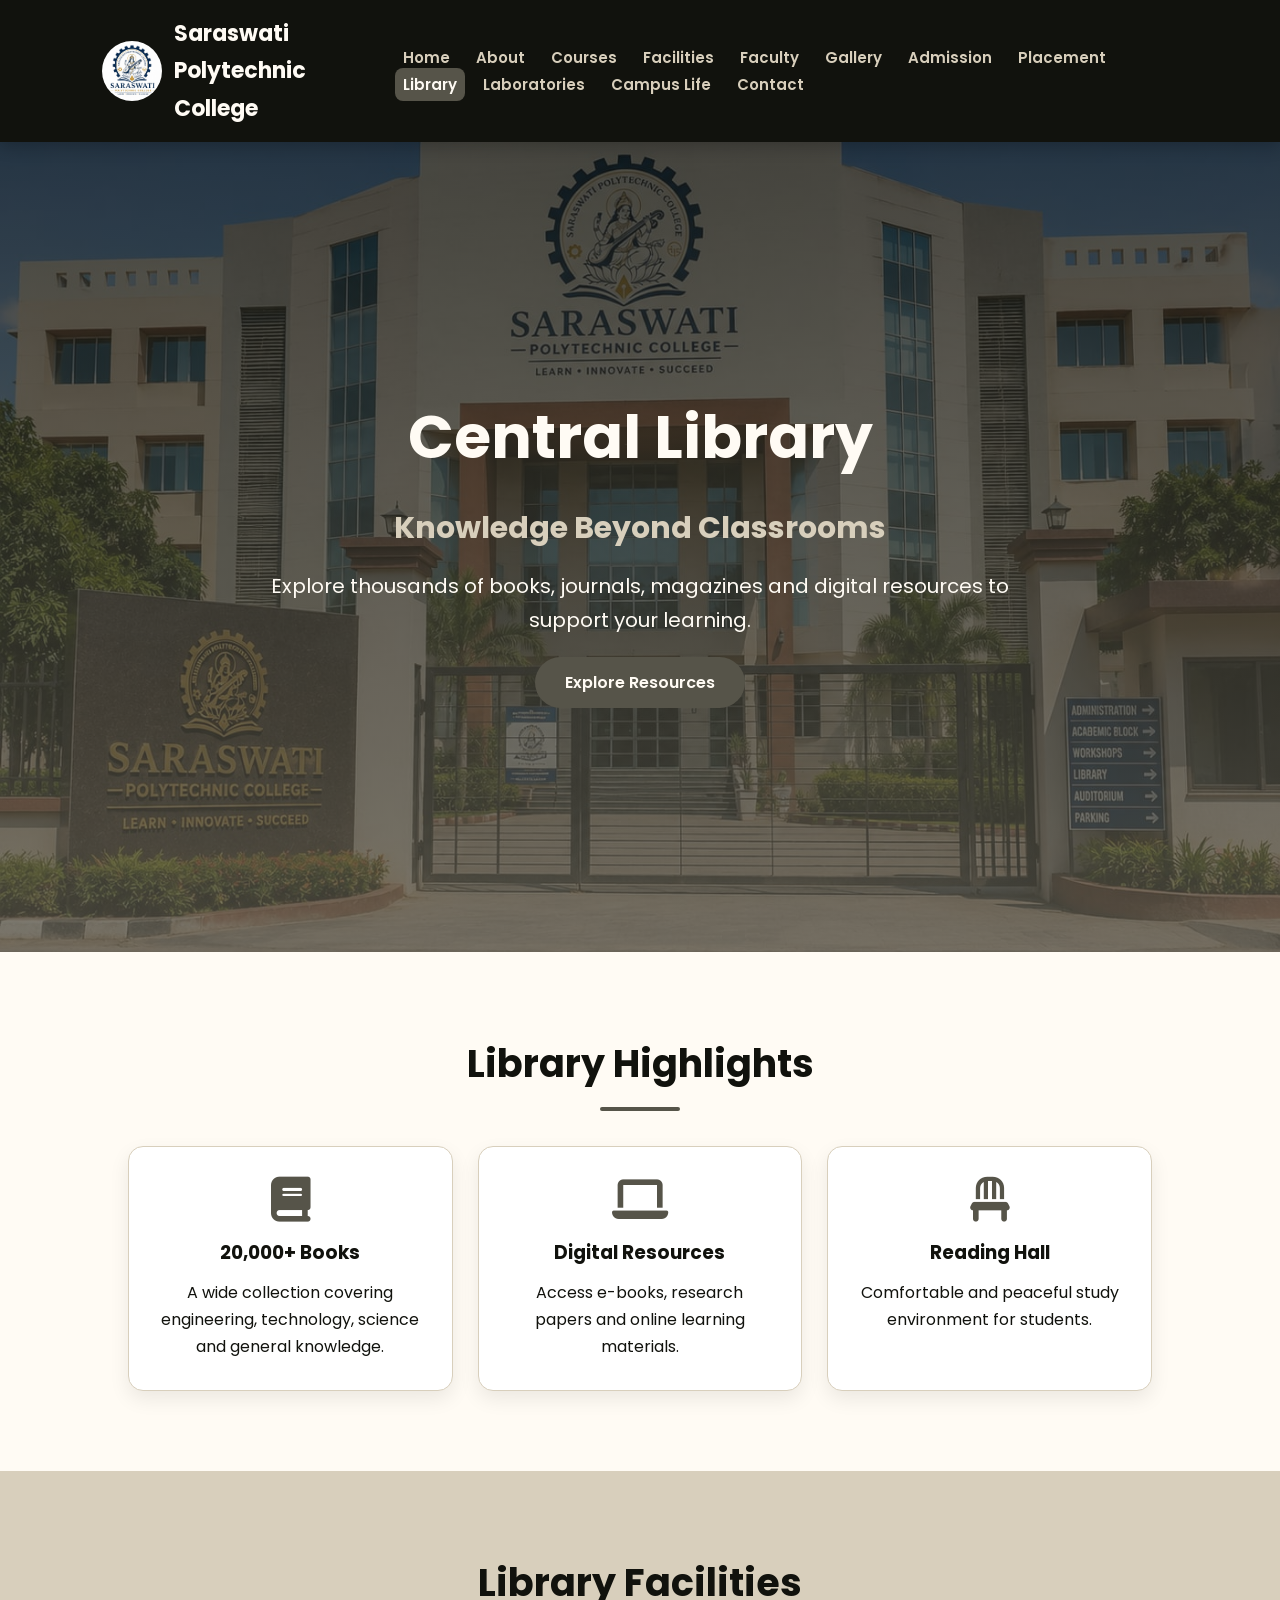
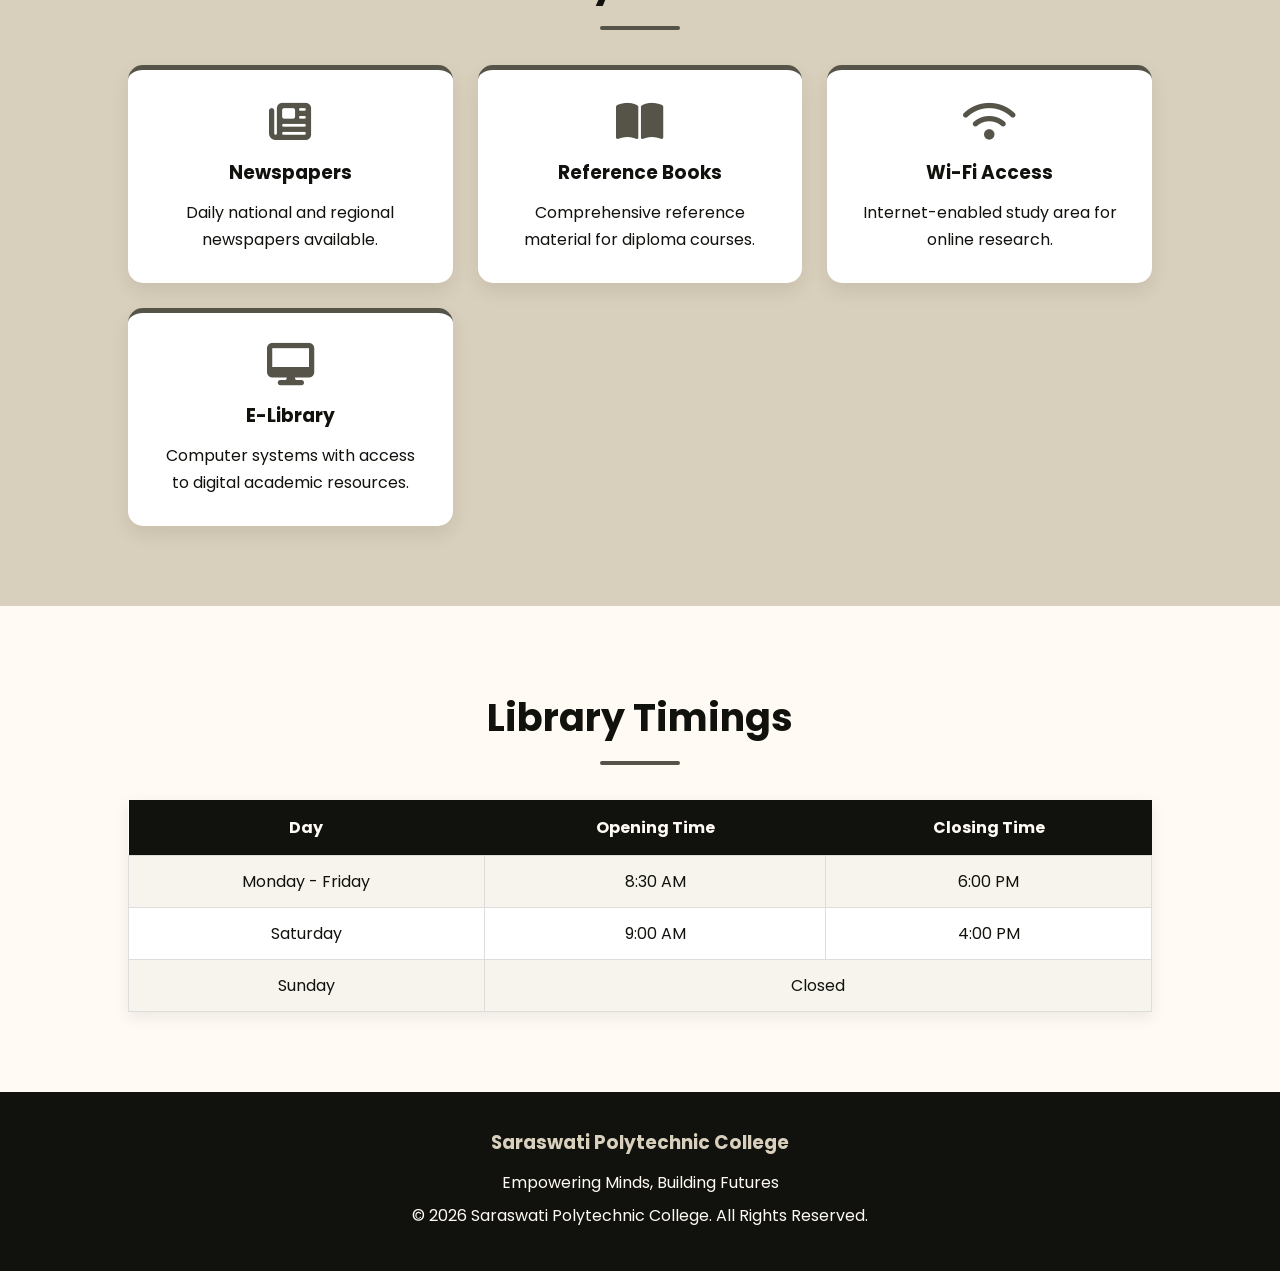
<file: library.html>
<!DOCTYPE html>
<html lang="en">
<head>
<meta charset="UTF-8">
<meta name="viewport" content="width=device-width, initial-scale=1.0">
<title>Library - Saraswati Polytechnic College</title>

<link rel="stylesheet" href="style.css">
<link rel="stylesheet" href="https://cdnjs.cloudflare.com/ajax/libs/font-awesome/6.5.1/css/all.min.css">
</head>

<body>

<header>
    <nav class="navbar">
        <div class="logo-section">
            <img src="logo.png" alt="Logo">
            <h2>Saraswati Polytechnic College</h2>
        </div>

        <ul class="nav-links">
            <li><a href="index.html">Home</a></li>
            <li><a href="about.html">About</a></li>
            <li><a href="courses.html">Courses</a></li>
            <li><a href="facilities.html">Facilities</a></li>
            <li><a href="faculty.html">Faculty</a></li>
            <li><a href="gallery.html">Gallery</a></li>
            <li><a href="admission.html">Admission</a></li>
            <li><a href="placement.html">Placement</a></li>
            <li><a href="library.html" class="active">Library</a></li>
            <li><a href="laboratories.html">Laboratories</a></li>
            <li><a href="campus-life.html">Campus Life</a></li>
            <li><a href="contact.html">Contact</a></li>
        </ul>
    </nav>
</header>

<section class="hero">
    <div class="hero-content">
        <h1>Central Library</h1>
        <h3>Knowledge Beyond Classrooms</h3>
        <p>Explore thousands of books, journals, magazines and digital resources to support your learning.</p>

        <a href="#resources" class="btn">Explore Resources</a>
    </div>
</section>

<section>
    <h2>Library Highlights</h2>

    <div class="course-container">

        <div class="course-card">
            <i class="fas fa-book"></i>
            <h3>20,000+ Books</h3>
            <p>A wide collection covering engineering, technology, science and general knowledge.</p>
        </div>

        <div class="course-card">
            <i class="fas fa-laptop"></i>
            <h3>Digital Resources</h3>
            <p>Access e-books, research papers and online learning materials.</p>
        </div>

        <div class="course-card">
            <i class="fas fa-chair"></i>
            <h3>Reading Hall</h3>
            <p>Comfortable and peaceful study environment for students.</p>
        </div>

    </div>
</section>

<section class="facilities" id="resources">
    <h2>Library Facilities</h2>

    <div class="facility-grid">

        <div class="facility-card">
            <i class="fas fa-newspaper"></i>
            <h3>Newspapers</h3>
            <p>Daily national and regional newspapers available.</p>
        </div>

        <div class="facility-card">
            <i class="fas fa-book-open"></i>
            <h3>Reference Books</h3>
            <p>Comprehensive reference material for diploma courses.</p>
        </div>

        <div class="facility-card">
            <i class="fas fa-wifi"></i>
            <h3>Wi-Fi Access</h3>
            <p>Internet-enabled study area for online research.</p>
        </div>

        <div class="facility-card">
            <i class="fas fa-desktop"></i>
            <h3>E-Library</h3>
            <p>Computer systems with access to digital academic resources.</p>
        </div>

    </div>
</section>

<section>
    <h2>Library Timings</h2>

    <table>
        <tr>
            <th>Day</th>
            <th>Opening Time</th>
            <th>Closing Time</th>
        </tr>

        <tr>
            <td>Monday - Friday</td>
            <td>8:30 AM</td>
            <td>6:00 PM</td>
        </tr>

        <tr>
            <td>Saturday</td>
            <td>9:00 AM</td>
            <td>4:00 PM</td>
        </tr>

        <tr>
            <td>Sunday</td>
            <td colspan="2">Closed</td>
        </tr>
    </table>
</section>

<footer>
    <h3>Saraswati Polytechnic College</h3>
    <p>Empowering Minds, Building Futures</p>
    <p>© 2026 Saraswati Polytechnic College. All Rights Reserved.</p>
</footer>

</body>
</html>
</file>
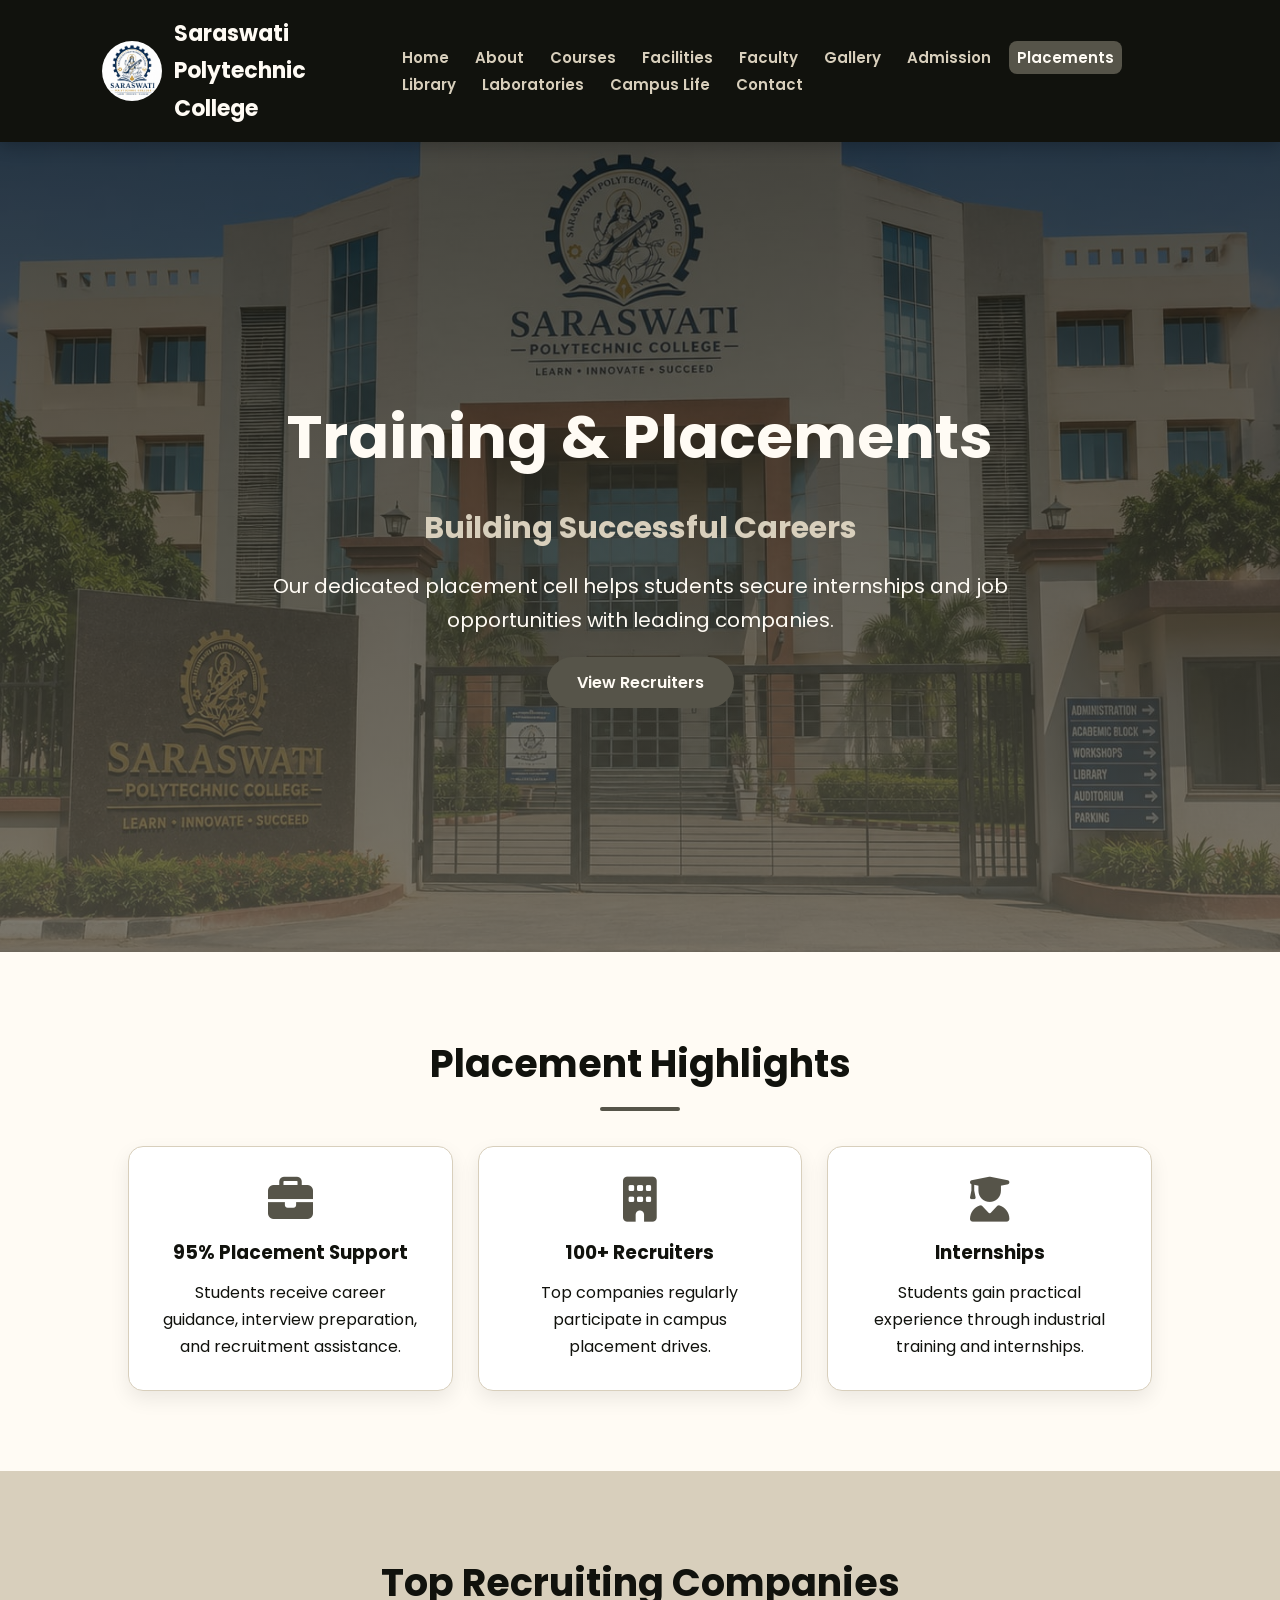
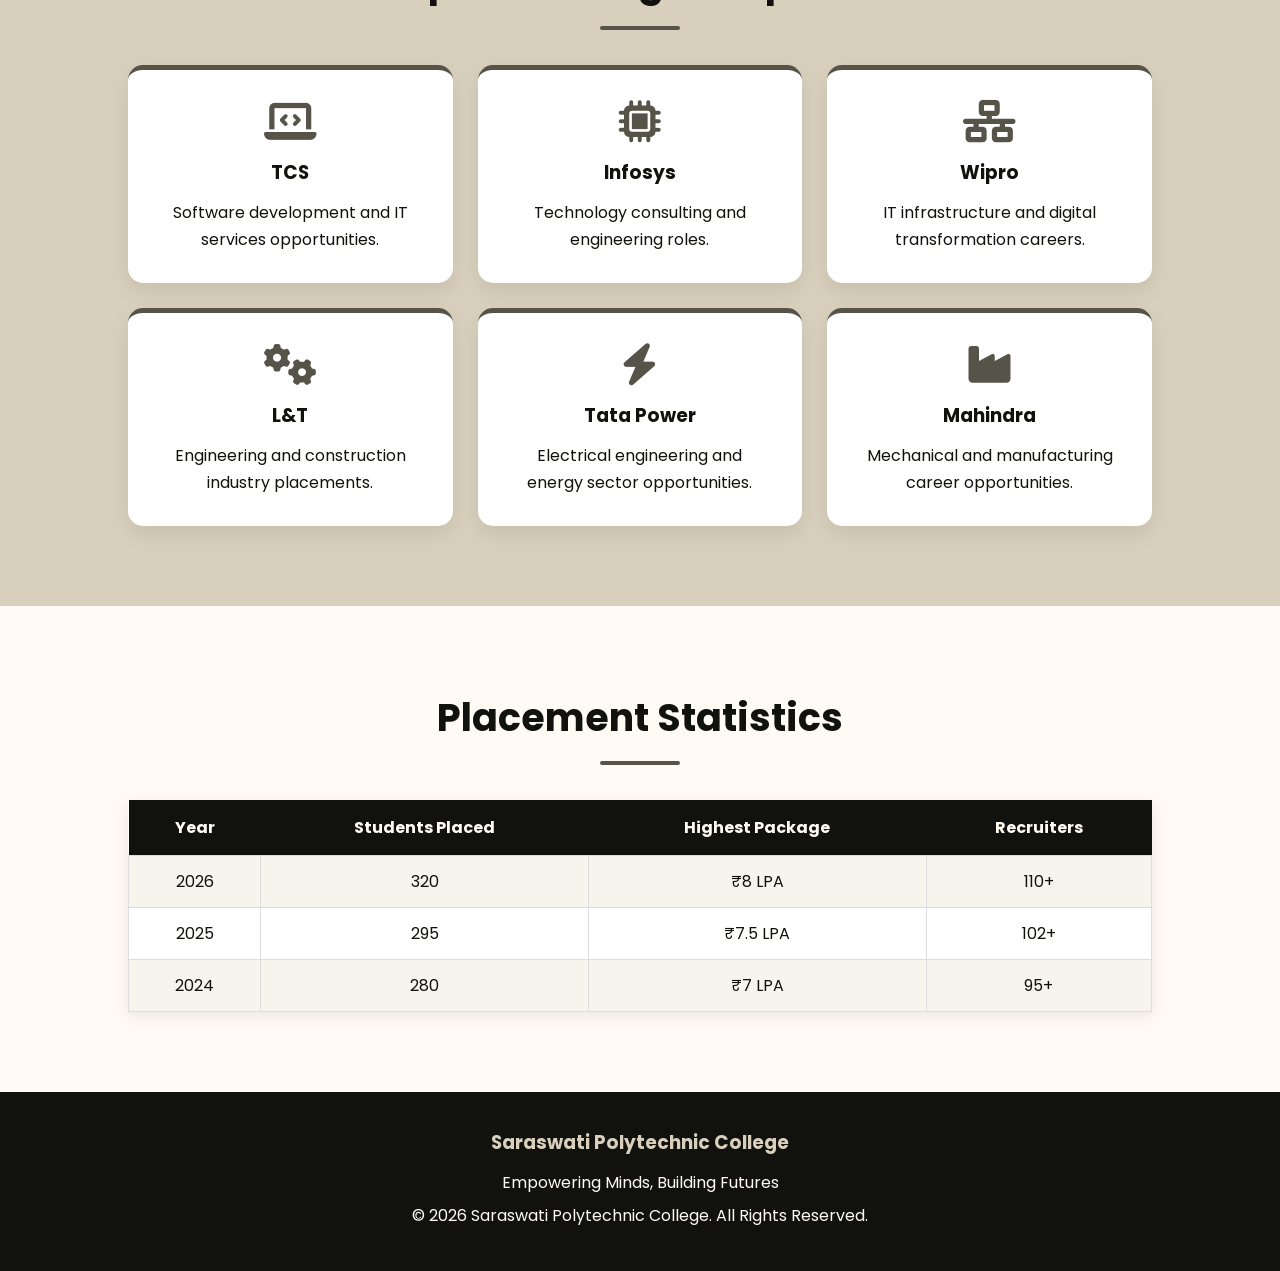
<file: placement.html>
<!-- Rohit's branch -->
<!DOCTYPE html>
<html lang="en">
<head>
<meta charset="UTF-8">
<meta name="viewport" content="width=device-width, initial-scale=1.0">
<title>Placements - Saraswati Polytechnic College</title>

<link rel="stylesheet" href="style.css">
<link rel="stylesheet" href="https://cdnjs.cloudflare.com/ajax/libs/font-awesome/6.5.1/css/all.min.css">
</head>

<body>

<header>
    <nav class="navbar">
        <div class="logo-section">
            <img src="logo.png" alt="Logo">
            <h2>Saraswati Polytechnic College</h2>
        </div>

        <ul class="nav-links">
            <li><a href="index.html">Home</a></li>
            <li><a href="about.html">About</a></li>
            <li><a href="courses.html">Courses</a></li>
            <li><a href="facilities.html">Facilities</a></li>
            <li><a href="faculty.html">Faculty</a></li>
            <li><a href="gallery.html">Gallery</a></li>
            <li><a href="admission.html">Admission</a></li>
            <li><a href="placement.html" class="active">Placements</a></li>
            <li><a href="library.html">Library</a></li>
            <li><a href="laboratories.html">Laboratories</a></li>
            <li><a href="campus-life.html">Campus Life</a></li>
            <li><a href="contact.html">Contact</a></li>
        </ul>
    </nav>
</header>

<section class="hero">
    <div class="hero-content">
        <h1>Training & Placements</h1>
        <h3>Building Successful Careers</h3>
        <p>Our dedicated placement cell helps students secure internships and job opportunities with leading companies.</p>

        <a href="#companies" class="btn">View Recruiters</a>
    </div>
</section>

<section>
    <h2>Placement Highlights</h2>

    <div class="course-container">

        <div class="course-card">
            <i class="fas fa-briefcase"></i>
            <h3>95% Placement Support</h3>
            <p>Students receive career guidance, interview preparation, and recruitment assistance.</p>
        </div>

        <div class="course-card">
            <i class="fas fa-building"></i>
            <h3>100+ Recruiters</h3>
            <p>Top companies regularly participate in campus placement drives.</p>
        </div>

        <div class="course-card">
            <i class="fas fa-user-graduate"></i>
            <h3>Internships</h3>
            <p>Students gain practical experience through industrial training and internships.</p>
        </div>

    </div>
</section>

<section class="facilities" id="companies">
    <h2>Top Recruiting Companies</h2>

    <div class="facility-grid">

        <div class="facility-card">
            <i class="fas fa-laptop-code"></i>
            <h3>TCS</h3>
            <p>Software development and IT services opportunities.</p>
        </div>

        <div class="facility-card">
            <i class="fas fa-microchip"></i>
            <h3>Infosys</h3>
            <p>Technology consulting and engineering roles.</p>
        </div>

        <div class="facility-card">
            <i class="fas fa-network-wired"></i>
            <h3>Wipro</h3>
            <p>IT infrastructure and digital transformation careers.</p>
        </div>

        <div class="facility-card">
            <i class="fas fa-cogs"></i>
            <h3>L&T</h3>
            <p>Engineering and construction industry placements.</p>
        </div>

        <div class="facility-card">
            <i class="fas fa-bolt"></i>
            <h3>Tata Power</h3>
            <p>Electrical engineering and energy sector opportunities.</p>
        </div>

        <div class="facility-card">
            <i class="fas fa-industry"></i>
            <h3>Mahindra</h3>
            <p>Mechanical and manufacturing career opportunities.</p>
        </div>

    </div>
</section>

<section>
    <h2>Placement Statistics</h2>

    <table>
        <tr>
            <th>Year</th>
            <th>Students Placed</th>
            <th>Highest Package</th>
            <th>Recruiters</th>
        </tr>

        <tr>
            <td>2026</td>
            <td>320</td>
            <td>₹8 LPA</td>
            <td>110+</td>
        </tr>

        <tr>
            <td>2025</td>
            <td>295</td>
            <td>₹7.5 LPA</td>
            <td>102+</td>
        </tr>

        <tr>
            <td>2024</td>
            <td>280</td>
            <td>₹7 LPA</td>
            <td>95+</td>
        </tr>
    </table>
</section>

<footer>
    <h3>Saraswati Polytechnic College</h3>
    <p>Empowering Minds, Building Futures</p>
    <p>© 2026 Saraswati Polytechnic College. All Rights Reserved.</p>
</footer>

</body>
</html>
</file>
<file: style.css>
@import url('https://fonts.googleapis.com/css2?family=Poppins:wght@300;400;500;600;700;800&display=swap');

:root{
    --primary:#11120D;
    --secondary:#565449;
    --accent:#D8CFBC;
    --light:#FFFBF4;
    --white:#FFFFFF;
    --text:#11120D;
}

*{
    margin:0;
    padding:0;
    box-sizing:border-box;
    font-family:'Poppins',sans-serif;
}

html{
    scroll-behavior:smooth;
}

body{
    background:var(--light);
    color:var(--text);
    line-height:1.7;
}


.navbar{
    display:flex;
    justify-content:space-between;
    align-items:center;
    padding:15px 8%;
    background:var(--primary);
    position:sticky;
    top:0;
    z-index:1000;
    box-shadow:0 5px 15px rgba(0,0,0,.2);
}

.logo-section{
    display:flex;
    align-items:center;
    gap:12px;
}

.logo-section img{
    width:60px;
    height:60px;
    border-radius:50%;
}

.logo-section h2{
    color:var(--light);
    font-size:22px;
}

.nav-links{
    display:flex;
    list-style:none;
    flex-wrap:wrap;
}

.nav-links li{
    margin-left:18px;
}

.nav-links a{
    text-decoration:none;
    color:var(--accent);
    font-weight:600;
    padding:8px 12px;
    border-radius:8px;
    transition:.3s;
}

.nav-links a:hover,
.nav-links .active{
    background:var(--secondary);
    color:var(--light);
}



.hero{
    min-height:90vh;
    background:
    linear-gradient(rgba(17,18,13,.75),
    rgba(86,84,73,.75)),
    url("college-building.jpg");
    background-size:cover;
    background-position:center;
    display:flex;
    justify-content:center;
    align-items:center;
    text-align:center;
}

.hero-content{
    max-width:850px;
    color:var(--light);
    padding:20px;
}

.hero-content h1{
    font-size:60px;
    margin-bottom:15px;
}

.hero-content h3{
    font-size:30px;
    color:var(--accent);
    margin-bottom:15px;
}

.hero-content p{
    font-size:20px;
}



.btn{
    display:inline-block;
    padding:12px 30px;
    margin-top:20px;
    background:var(--secondary);
    color:var(--light);
    text-decoration:none;
    border-radius:30px;
    transition:.3s;
    font-weight:600;
}

.btn:hover{
    background:var(--accent);
    color:var(--primary);
    transform:translateY(-4px);
}

.btn-outline{
    background:transparent;
    border:2px solid var(--accent);
}

.btn-outline:hover{
    background:var(--accent);
    color:var(--primary);
}



section{
    padding:80px 10%;
}

section h2{
    text-align:center;
    color:var(--primary);
    font-size:38px;
    margin-bottom:35px;
    position:relative;
}

section h2::after{
    content:"";
    width:80px;
    height:4px;
    background:var(--secondary);
    display:block;
    margin:10px auto;
    border-radius:20px;
}

.container{
    max-width:1100px;
    margin:auto;
}



.welcome{
    background:var(--white);
}

.welcome p{
    font-size:17px;
    text-align:justify;
    margin-bottom:15px;
}



.stats{
    display:grid;
    grid-template-columns:repeat(auto-fit,minmax(220px,1fr));
    gap:25px;
}

.stat-box{
    background:var(--accent);
    padding:35px;
    border-radius:15px;
    text-align:center;
    transition:.3s;
    box-shadow:0 8px 20px rgba(0,0,0,.08);
}

.stat-box:hover{
    transform:translateY(-8px);
}

.stat-box h2{
    color:var(--primary);
}

.stat-box p{
    color:var(--secondary);
}



.course-container{
    display:grid;
    grid-template-columns:repeat(auto-fit,minmax(260px,1fr));
    gap:25px;
}

.course-card{
    background:var(--white);
    padding:30px;
    border-radius:15px;
    text-align:center;
    border:1px solid var(--accent);
    box-shadow:0 8px 20px rgba(0,0,0,.08);
    transition:.3s;
}

.course-card:hover{
    transform:translateY(-10px);
    box-shadow:0 15px 30px rgba(0,0,0,.15);
}

.course-card i{
    font-size:45px;
    color:var(--secondary);
    margin-bottom:15px;
}

.course-card h3{
    color:var(--primary);
    margin-bottom:10px;
}


.facilities{
    background:var(--accent);
}

.facility-grid{
    display:grid;
    grid-template-columns:repeat(auto-fit,minmax(260px,1fr));
    gap:25px;
}

.facility-card{
    background:var(--white);
    padding:30px;
    border-radius:15px;
    text-align:center;
    border-top:5px solid var(--secondary);
    box-shadow:0 8px 20px rgba(0,0,0,0.08);
    transition:0.3s ease;
}

.facility-card:hover{
    transform:translateY(-10px);
    box-shadow:0 15px 30px rgba(0,0,0,0.15);
}

.facility-card i{
    font-size:42px;
    color:var(--secondary);
    margin-bottom:15px;
}

.facility-card h3{
    color:var(--primary);
    margin-bottom:10px;
}



.principal{
    background:var(--white);
}

.principal-content{
    max-width:900px;
    margin:auto;
    text-align:center;
}

.principal-text h3{
    color:var(--secondary);
    margin-bottom:15px;
}

.principal-text p{
    margin-bottom:15px;
}


.gallery-preview{
    background:var(--light);
}

.gallery-grid{
    display:grid;
    grid-template-columns:repeat(auto-fit,minmax(280px,1fr));
    gap:20px;
}

.gallery-grid img{
    width:100%;
    height:240px;
    object-fit:cover;
    border-radius:12px;
    box-shadow:0 6px 15px rgba(0,0,0,0.1);
    transition:0.4s;
}

.gallery-grid img:hover{
    transform:scale(1.05);
    box-shadow:0 12px 25px rgba(0,0,0,0.2);
}


.admission-form,
.contact-form{
    max-width:700px;
    margin:30px auto;
    display:flex;
    flex-direction:column;
    gap:15px;
}

.admission-form input,
.admission-form select,
.admission-form textarea,
.contact-form input,
.contact-form textarea{
    width:100%;
    padding:14px;
    border:1px solid var(--accent);
    border-radius:10px;
    font-size:16px;
    background:var(--white);
}

.admission-form input:focus,
.admission-form select:focus,
.admission-form textarea:focus,
.contact-form input:focus,
.contact-form textarea:focus{
    outline:none;
    border-color:var(--secondary);
    box-shadow:0 0 8px rgba(86,84,73,0.25);
}

table{
    width:100%;
    border-collapse:collapse;
    margin-top:30px;
    background:var(--white);
    box-shadow:0 5px 15px rgba(0,0,0,0.08);
}

table th{
    background:var(--primary);
    color:var(--light);
    padding:14px;
}

table td{
    padding:12px;
    border:1px solid #ddd;
    text-align:center;
}

table tr:nth-child(even){
    background:#f7f4ed;
}

table tr:hover{
    background:var(--accent);
}


.contact-preview{
    background:var(--primary);
    color:var(--light);
    text-align:center;
}

.contact-preview h2{
    color:var(--light);
}

.contact-box{
    max-width:800px;
    margin:auto;
}

.contact-box p{
    margin:12px 0;
    font-size:18px;
}

.contact-box i{
    color:var(--accent);
    margin-right:8px;
}

.contact-details{
    background:var(--white);
    padding:25px;
    border-radius:12px;
    box-shadow:0 6px 15px rgba(0,0,0,0.08);
}


.map-section{
    background:var(--white);
    padding:70px 10%;
}

.map-section iframe{
    width:100%;
    height:400px;
    border:none;
    border-radius:12px;
}


footer{
    background:var(--primary);
    color:var(--light);
    text-align:center;
    padding:35px 20px;
}

footer h3{
    color:var(--accent);
    margin-bottom:10px;
}

footer p{
    margin:6px 0;
}


section{
    animation:fadeIn .8s ease-in-out;
}

@keyframes fadeIn{
    from{
        opacity:0;
        transform:translateY(25px);
    }
    to{
        opacity:1;
        transform:translateY(0);
    }
}


@media(max-width:900px){

    .navbar{
        flex-direction:column;
        padding:15px;
    }

    .nav-links{
        flex-wrap:wrap;
        justify-content:center;
        margin-top:15px;
    }

    .nav-links li{
        margin:8px;
    }

    .hero-content h1{
        font-size:38px;
    }

    .hero-content h3{
        font-size:24px;
    }

    .hero-content p{
        font-size:16px;
    }

    section{
        padding:60px 5%;
    }

    section h2{
        font-size:30px;
    }

    .gallery-grid img{
        height:200px;
    }

    table{
        display:block;
        overflow-x:auto;
    }
}
.nav-links li{
    margin-left: 10px;
}

.nav-links a{
    font-size: 15px;
    padding: 6px 8px;
}
.hero {
    position: relative;
    overflow: hidden;
    min-height: 90vh;
    display: flex;
    justify-content: center;
    align-items: center;
    text-align: center;
}

.hero-banner {
    position: absolute;
    inset: 0;
    width: 100%;
    height: 100%;
    object-fit: cover;
    z-index: -2;
}

.hero::before {
    content: "";
    position: absolute;
    inset: 0;
    background: rgba(17, 18, 13, 0.6); /* dark overlay */
    z-index: -1;
}
</file>
